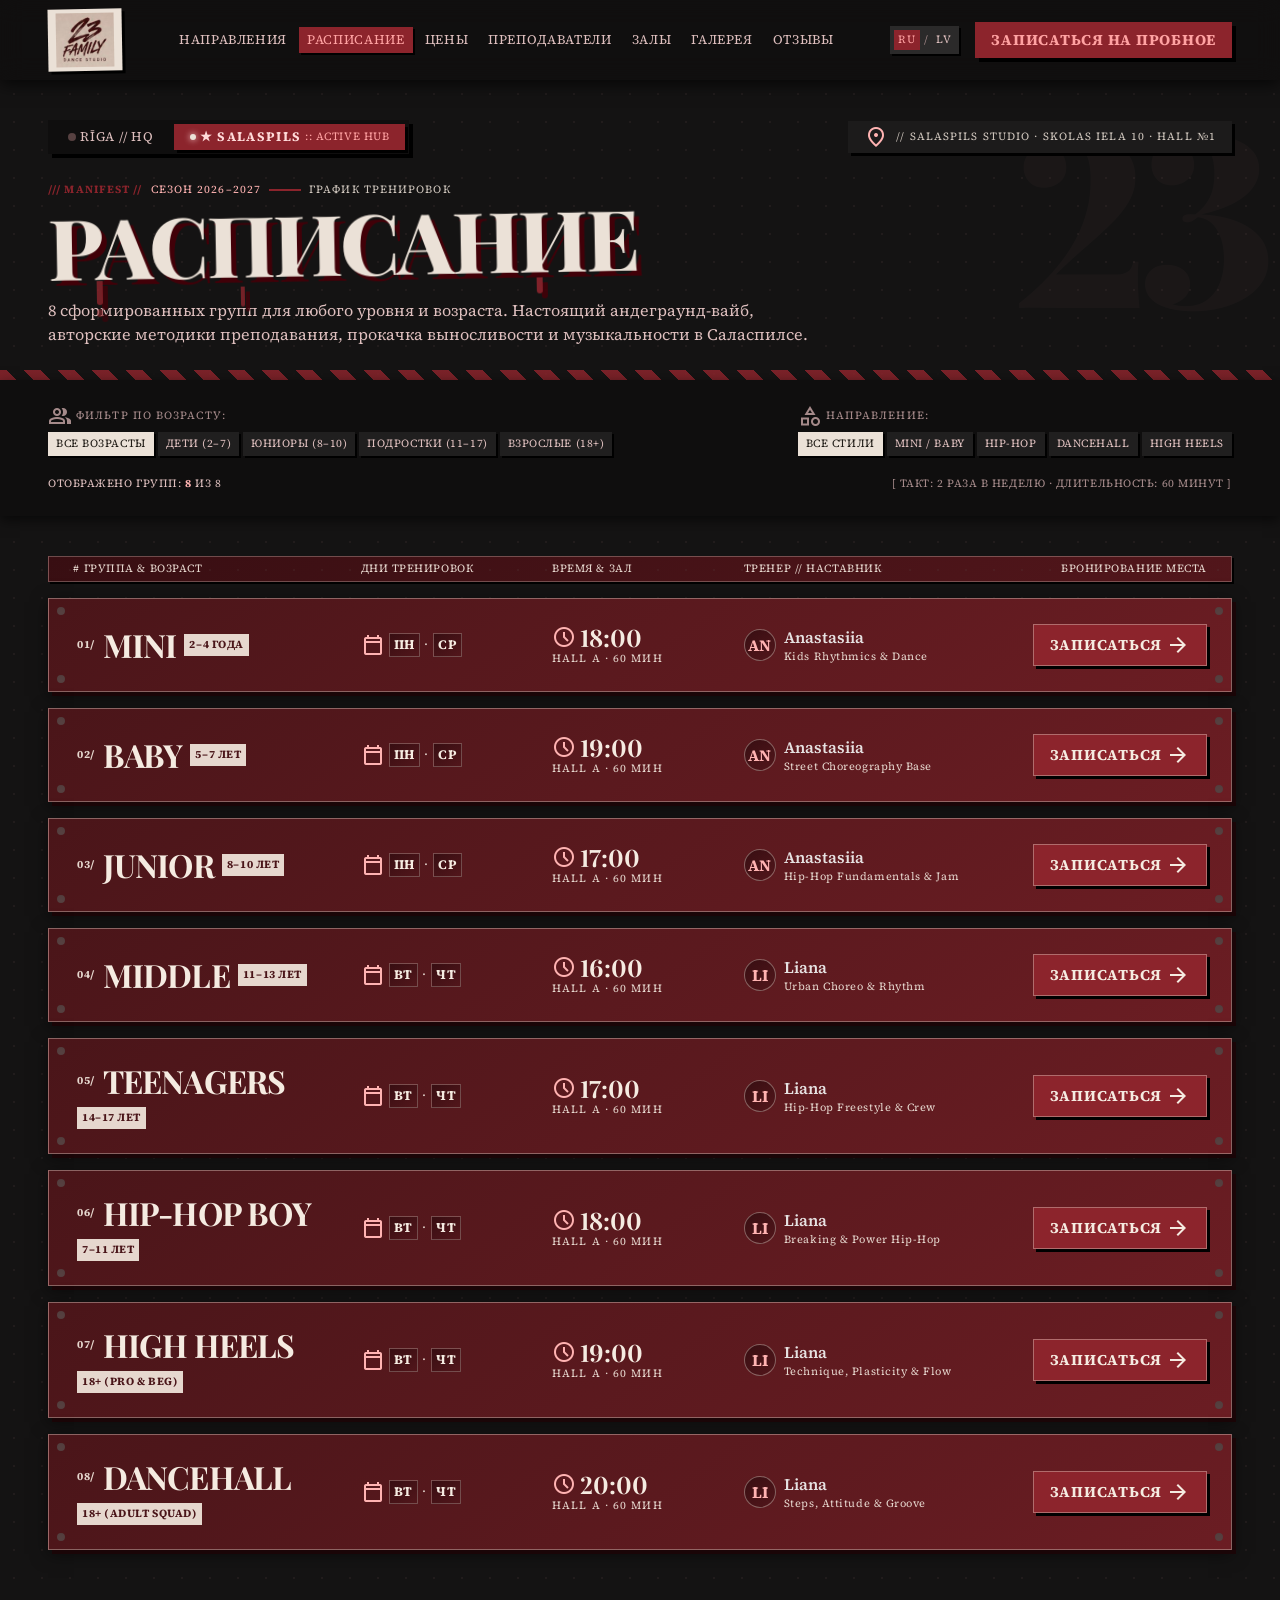
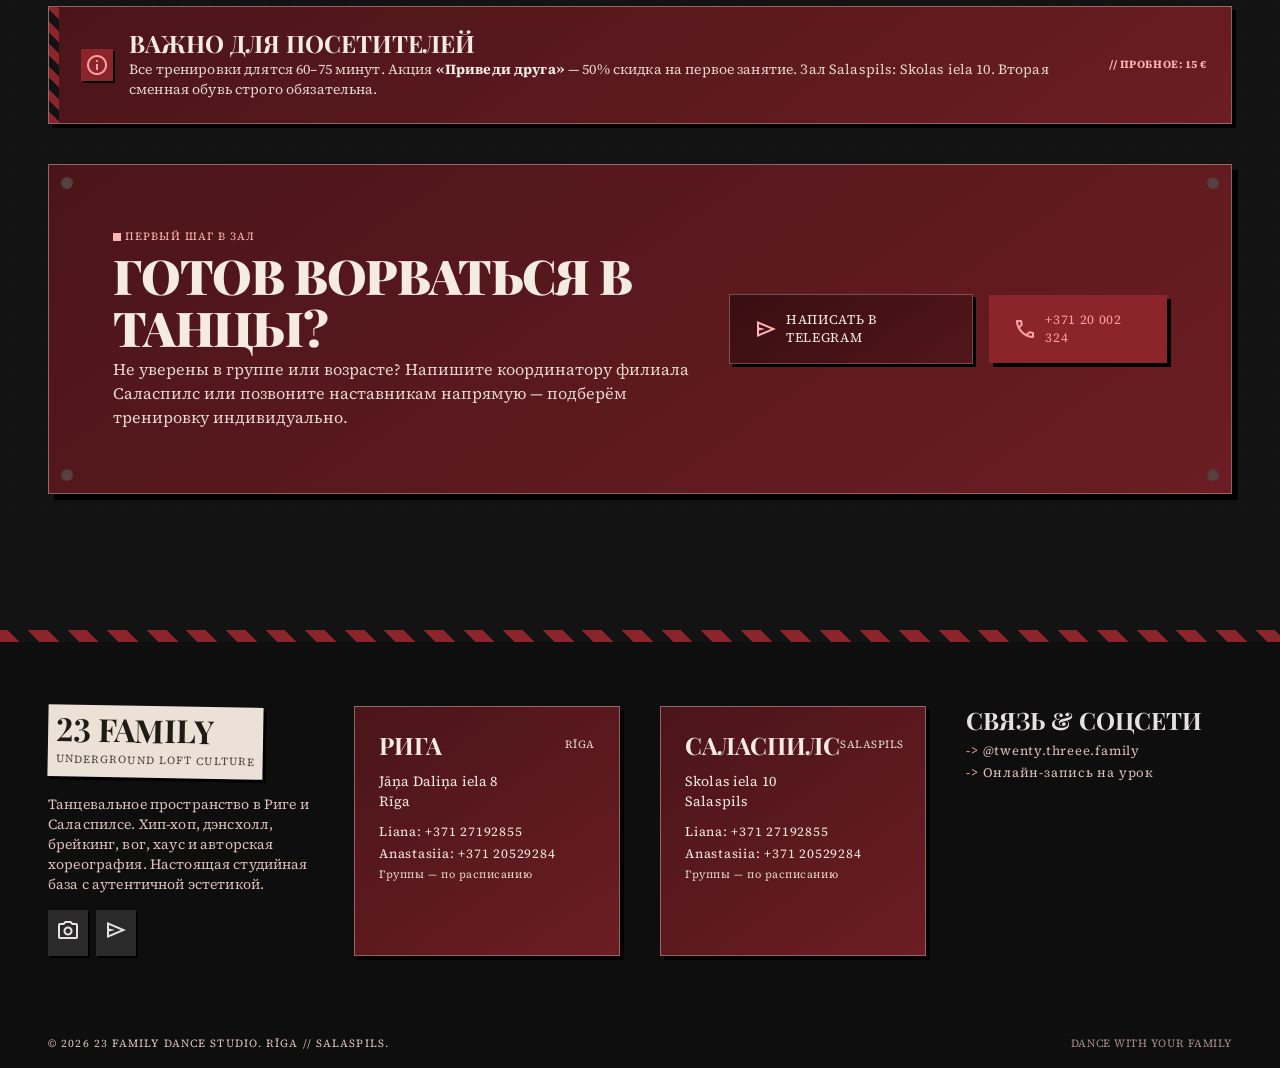
<file: schedule-salaspils.html>
<!DOCTYPE html><html class="dark" lang="ru"><head><title>23 Family Dance Studio</title><meta charset="utf-8"><meta content="width=device-width, initial-scale=1.0" name="viewport"><meta content="web_standard" name="shell-type">


<style>@layer base{html,body{margin:0;padding:0;}body{overscroll-behavior:none;}main>:first-child{margin-top:0!important;}main>:last-child{margin-bottom:0!important;}}::-webkit-scrollbar{display:none;}</style><style id="burgundy-schedule-salaspils-theme">
  /* Schedule Cards Deep Burgundy Gradient */
  .schedule-card {
    background: linear-gradient(145deg, #4A1519 0%, #6B1D23 100%) !important;
    border: 1px solid rgba(230, 215, 206, 0.4) !important;
    box-shadow: 4px 4px 0px #1a0507, 0 4px 16px rgba(0,0,0,0.5) !important;
  }
  .schedule-card:hover {
    background: linear-gradient(145deg, #57191e 0%, #7d222a 100%) !important;
    box-shadow: 6px 6px 0px #8c242c, 0 8px 24px rgba(74, 21, 25, 0.6) !important;
    border-color: rgba(230, 215, 206, 0.6) !important;
  }

  /* Text Colors inside cards */
  .schedule-card h2 {
    color: #F5EBE1 !important;
  }
  .schedule-card .text-secondary-fixed {
    color: #F5EBE1 !important;
  }
  .schedule-card .text-on-surface-variant,
  .schedule-card .text-outline,
  .schedule-card .font-label-sm {
    color: #E6D7CE !important;
  }

  /* Day pill containers and slot sub-cards */
  .schedule-card .bg-surface-container-high {
    background: linear-gradient(145deg, #380e12 0%, #52161b 100%) !important;
    border: 1px solid rgba(230, 215, 206, 0.3) !important;
    color: #F5EBE1 !important;
  }

  /* Avatar / Trainer initials badge */
  .schedule-card .bg-surface-container-highest {
    background: linear-gradient(145deg, #380e12 0%, #52161b 100%) !important;
    border: 1px solid rgba(230, 215, 206, 0.4) !important;
    color: #ffb3b2 !important;
  }

  /* Age/category chips & badges in cards */
  .schedule-card .bg-primary-container {
    background-color: #E6D7CE !important;
    color: #4A1519 !important;
    border: 1px solid rgba(230, 215, 206, 0.9) !important;
    font-weight: 700 !important;
  }

  /* Schedule card action button */
  .schedule-card a.bg-primary-container {
    background: #8c242c !important;
    color: #F5EBE1 !important;
    border: 1px solid rgba(230, 215, 206, 0.4) !important;
  }
  .schedule-card a.bg-primary-container:hover {
    background: #a6383d !important;
    color: #ffffff !important;
    border-color: #E6D7CE !important;
  }

  /* Table header strip */
  #scheduleManifest > div.hidden.xl\:grid {
    background: linear-gradient(145deg, #380e12 0%, #52161b 100%) !important;
    border: 1px solid rgba(230, 215, 206, 0.3) !important;
  }
  #scheduleManifest > div.hidden.xl\:grid div {
    color: #E6D7CE !important;
  }

  /* Caution / Important Notice Strip */
  section > div.relative.bg-surface-container-high {
    background: linear-gradient(145deg, #4A1519 0%, #6B1D23 100%) !important;
    border: 1px solid rgba(230, 215, 206, 0.4) !important;
  }
  section > div.relative.bg-surface-container-high .text-secondary-fixed {
    color: #F5EBE1 !important;
  }
  section > div.relative.bg-surface-container-high .text-on-surface-variant {
    color: #E6D7CE !important;
  }

  /* Quick booking / CTA Station card */
  section > div.relative.bg-surface-container-low {
    background: linear-gradient(145deg, #4A1519 0%, #6B1D23 100%) !important;
    border: 1px solid rgba(230, 215, 206, 0.4) !important;
  }
  section > div.relative.bg-surface-container-low h3 {
    color: #F5EBE1 !important;
  }
  section > div.relative.bg-surface-container-low p {
    color: #E6D7CE !important;
  }
  section > div.relative.bg-surface-container-low a.bg-surface-container-high {
    background: linear-gradient(145deg, #380e12 0%, #52161b 100%) !important;
    border: 1px solid rgba(230, 215, 206, 0.3) !important;
    color: #F5EBE1 !important;
  }

  /* Footer info blocks */
  footer .bg-surface-container-low {
    background: linear-gradient(145deg, #4A1519 0%, #6B1D23 100%) !important;
    border: 1px solid rgba(230, 215, 206, 0.4) !important;
  }
  footer .bg-surface-container-low span,
  footer .bg-surface-container-low p,
  footer .bg-surface-container-low a {
    color: #F5EBE1 !important;
  }
  footer .bg-surface-container-low .text-on-surface-variant,
  footer .bg-surface-container-low .text-secondary-fixed-dim {
    color: #E6D7CE !important;
  }
</style><link rel="stylesheet" href="assets/site.css"></head><body class="bg-surface font-body-md text-on-surface antialiased selection:bg-primary-container selection:text-on-primary-container"><header class="fixed top-0 w-full z-50 bg-surface-container-lowest/95 backdrop-blur-md shadow-[0_4px_16px_rgba(0,0,0,0.7)]"><div class="h-20 w-full px-margin-mobile lg:px-margin flex items-center justify-between gap-space-md"><div class="flex items-center gap-space-md"><a class="flex items-center gap-space-sm bg-secondary-fixed px-space-sm py-space-xs shadow-[3px_3px_0px_#000000] -rotate-1 hover:rotate-0 transition-transform" data-path="home" href="index.html"><img src="assets/logo.jpg" alt="23 Family Dance Studio" style="mix-blend-mode:multiply;height:54px;width:auto;display:block"></a></div><nav class="hidden xl:flex items-center gap-space-xs" data-active-classes="bg-primary-container text-on-primary-container shadow-[2px_2px_0px_#000000]"><a class="px-space-sm py-space-xs font-label-md text-label-md uppercase tracking-wider text-on-surface-variant hover:text-on-surface hover:bg-surface-container transition-all" data-path="directions" href="index.html#directions-section">Направления</a><a class="px-space-sm py-space-xs font-label-md text-label-md uppercase tracking-wider text-on-surface-variant hover:text-on-surface hover:bg-surface-container transition-all" data-path="schedule" href="schedule-salaspils.html">Расписание</a><a class="px-space-sm py-space-xs font-label-md text-label-md uppercase tracking-wider text-on-surface-variant hover:text-on-surface hover:bg-surface-container transition-all" data-path="pricing" href="prices-salaspils.html">Цены</a><a class="px-space-sm py-space-xs font-label-md text-label-md uppercase tracking-wider text-on-surface-variant hover:text-on-surface hover:bg-surface-container transition-all" data-path="instructors" href="index.html#instructors-section">Преподаватели</a><a class="px-space-sm py-space-xs font-label-md text-label-md uppercase tracking-wider text-on-surface-variant hover:text-on-surface hover:bg-surface-container transition-all" data-path="studios" href="halls.html">Залы</a><a class="px-space-sm py-space-xs font-label-md text-label-md uppercase tracking-wider text-on-surface-variant hover:text-on-surface hover:bg-surface-container transition-all" data-path="gallery" href="gallery.html">Галерея</a><a class="px-space-sm py-space-xs font-label-md text-label-md uppercase tracking-wider text-on-surface-variant hover:text-on-surface hover:bg-surface-container transition-all" data-path="reviews" href="reviews.html">Отзывы</a></nav><div class="flex items-center gap-space-md"><div class="flex items-center bg-surface-container-high p-space-xs shadow-[2px_2px_0px_#000000]"><button class="px-space-xs py-0.5 bg-primary-container text-on-primary-container font-label-sm text-label-sm uppercase" type="button">RU</button><span class="px-1 text-outline font-label-sm text-label-sm">/</span><button class="px-space-xs py-0.5 text-on-surface-variant hover:text-on-surface font-label-sm text-label-sm uppercase transition-colors" type="button">LV</button></div><a class="hidden sm:inline-flex items-center justify-center bg-primary-container text-on-primary-container px-space-md py-space-sm font-label-lg text-label-lg uppercase tracking-wider shadow-[4px_4px_0px_#000000] hover:bg-on-primary hover:text-primary-fixed hover:-translate-x-0.5 hover:-translate-y-0.5 active:translate-x-0 active:translate-y-0 transition-all" data-path="trial-booking" href="booking.html?hall=salaspils">Записаться на пробное</a></div></div></header><main class="w-full pt-20 bg-surface min-h-screen"><div class="flex flex-col w-full text-on-surface select-none relative overflow-hidden">
<!-- Concrete Texture & Architectural Grid Backdrop Layer -->
<div class="absolute inset-0 pointer-events-none opacity-20 [background-image:radial-gradient(#574141_1px,transparent_1px)] [background-size:28px_28px]"></div>
<!-- Header / Hero Section with Graffiti Overspray Aesthetics -->
<section class="relative w-full px-margin-mobile lg:px-margin pt-space-xl pb-space-lg flex flex-col gap-space-lg">
<!-- Background Watermark Tag "23" -->
<div class="absolute right-4 top-2 pointer-events-none opacity-10 select-none hidden lg:block">
<span class="font-display-xl text-[240px] leading-none font-black text-outline-variant tracking-tighter">23</span>
</div>
<!-- Location Status Placard & Branch Switcher -->
<div class="flex flex-col lg:flex-row lg:items-center justify-between gap-space-md z-10">
<!-- Stamped Switcher Buttons -->
<div class="flex items-center gap-space-xs p-1 bg-surface-container-lowest max-w-fit shadow-[4px_4px_0px_#000000]">
<!-- RIGA Inactive -->
<a class="px-space-md py-space-xs font-label-md text-label-md text-on-surface-variant hover:text-on-surface hover:bg-surface-container transition-all flex items-center gap-space-xs" href="schedule-riga.html">
<span class="w-2 h-2 rounded-full bg-outline-variant"></span>
<span class="">RĪGA // HQ</span>
</a>
<!-- SALASPILS Active Plaque -->
<div class="relative px-space-md py-space-xs bg-primary-container text-on-primary-container font-label-md text-label-md font-bold tracking-widest shadow-[3px_3px_0px_#000000] flex items-center gap-space-xs">
<div class="w-1.5 h-1.5 rounded-full bg-secondary-fixed shadow-[0_0_6px_#ffdad9]"></div>
<span class="text-tertiary-fixed">★ SALASPILS</span>
<span class="text-on-primary-container text-label-sm font-normal">:: ACTIVE HUB</span>
</div>
</div>
<!-- Address Monospace Meta Plaque -->
<div class="flex items-center gap-space-sm bg-surface-container-low px-space-md py-space-xs shadow-[3px_3px_0px_#000000]">
<span class="material-symbols-outlined text-primary text-sm">fmd_good</span>
<span class="font-label-sm text-label-sm text-secondary tracking-widest uppercase">// SALASPILS STUDIO · SKOLAS IELA 10 · HALL №1</span>
</div>
</div>
<!-- Sprayed Title Block with Grunge Stencil Angle -->
<div class="relative z-10 flex flex-col gap-space-xs pt-space-xs">
<!-- Spray Tag Detail Overline -->
<div class="flex items-center gap-space-sm font-label-sm text-label-sm uppercase tracking-widest text-primary">
<span class="text-primary-container font-bold">/// MANIFEST //</span>
<span class="">СЕЗОН 2026–2027</span>
<span class="w-8 h-0.5 bg-primary-container inline-block"></span>
<span class="text-secondary-fixed-dim">ГРАФИК ТРЕНИРОВОК</span>
</div>
<!-- Hero Graffiti Title -->
<div class="relative -rotate-1 origin-left max-w-fit">
<h1 class="font-display-xl text-display-xl lg:text-[84px] lg:leading-[88px] text-secondary-fixed uppercase tracking-tight drop-shadow-[5px_5px_0px_#410008] relative">
          РАСПИСАНИЕ
          <!-- Graffiti Drips Indicator -->
<span class="absolute -bottom-4 left-12 w-1.5 h-6 bg-primary-container rounded-b-full opacity-80"></span>
<span class="absolute -bottom-7 left-12 w-1.5 h-2 bg-primary-container rounded-full opacity-60"></span>
<span class="absolute -bottom-5 left-48 w-1 h-5 bg-primary-container rounded-b-full opacity-80"></span>
<span class="absolute -bottom-3 right-24 w-1.5 h-4 bg-primary-container rounded-b-full opacity-90"></span>
</h1>
</div>
<!-- Hero Description & Stencil Arrows -->
<div class="flex items-center gap-space-md pt-space-xs max-w-3xl">
<p class="font-body-md text-body-md text-on-surface-variant">
          8 сформированных групп для любого уровня и возраста. Настоящий андеграунд-вайб, авторские методики преподавания, прокачка выносливости и музыкальности в Саласпилсе.
        </p>
</div>
</div>
</section>
<!-- Hazard Divider Strip -->
<div class="w-full h-2.5 bg-[repeating-linear-gradient(45deg,#8c242c,#8c242c_12px,#141313_12px,#141313_24px)] opacity-85"></div>
<!-- Interactive Filter Bar Section -->
<section class="w-full px-margin-mobile lg:px-margin py-space-lg bg-surface-container-lowest flex flex-col gap-space-md z-10 shadow-[0_4px_12px_rgba(0,0,0,0.6)]">
<div class="flex flex-col lg:flex-row lg:items-center justify-between gap-space-md">
<!-- Age Filters -->
<div class="flex flex-col gap-space-xs">
<div class="flex items-center gap-space-xs font-label-sm text-label-sm text-outline uppercase tracking-widest">
<span class="material-symbols-outlined text-xs">group</span>
<span class="">Фильтр по возрасту:</span>
</div>
<div class="flex flex-wrap items-center gap-space-xs" id="ageFilterGroup">
<button class="filter-btn active-filter px-space-sm py-space-xs font-label-sm text-label-sm uppercase transition-all bg-secondary-fixed text-on-secondary-fixed shadow-[2px_2px_0px_#000000]" data-filter="all" type="button">
            Все возрасты
          </button>
<button class="filter-btn px-space-sm py-space-xs font-label-sm text-label-sm uppercase transition-all bg-surface-container text-on-surface-variant hover:text-on-surface hover:bg-surface-container-high shadow-[2px_2px_0px_#000000]" data-filter="kids" type="button">
            Дети (2–7)
          </button>
<button class="filter-btn px-space-sm py-space-xs font-label-sm text-label-sm uppercase transition-all bg-surface-container text-on-surface-variant hover:text-on-surface hover:bg-surface-container-high shadow-[2px_2px_0px_#000000]" data-filter="juniors" type="button">
            Юниоры (8–10)
          </button>
<button class="filter-btn px-space-sm py-space-xs font-label-sm text-label-sm uppercase transition-all bg-surface-container text-on-surface-variant hover:text-on-surface hover:bg-surface-container-high shadow-[2px_2px_0px_#000000]" data-filter="teens" type="button">
            Подростки (11–17)
          </button>
<button class="filter-btn px-space-sm py-space-xs font-label-sm text-label-sm uppercase transition-all bg-surface-container text-on-surface-variant hover:text-on-surface hover:bg-surface-container-high shadow-[2px_2px_0px_#000000]" data-filter="adults" type="button">
            Взрослые (18+)
          </button>
</div>
</div>
<!-- Direction Filters -->
<div class="flex flex-col gap-space-xs">
<div class="flex items-center gap-space-xs font-label-sm text-label-sm text-outline uppercase tracking-widest">
<span class="material-symbols-outlined text-xs">category</span>
<span class="">Направление:</span>
</div>
<div class="flex flex-wrap items-center gap-space-xs" id="styleFilterGroup">
<button class="style-btn active-filter px-space-sm py-space-xs font-label-sm text-label-sm uppercase transition-all bg-secondary-fixed text-on-secondary-fixed shadow-[2px_2px_0px_#000000]" data-style="all" type="button">
            Все стили
          </button>
<button class="style-btn px-space-sm py-space-xs font-label-sm text-label-sm uppercase transition-all bg-surface-container text-on-surface-variant hover:text-on-surface hover:bg-surface-container-high shadow-[2px_2px_0px_#000000]" data-style="mini" type="button">
            Mini / Baby
          </button>
<button class="style-btn px-space-sm py-space-xs font-label-sm text-label-sm uppercase transition-all bg-surface-container text-on-surface-variant hover:text-on-surface hover:bg-surface-container-high shadow-[2px_2px_0px_#000000]" data-style="hip-hop" type="button">
            Hip-Hop
          </button>
<button class="style-btn px-space-sm py-space-xs font-label-sm text-label-sm uppercase transition-all bg-surface-container text-on-surface-variant hover:text-on-surface hover:bg-surface-container-high shadow-[2px_2px_0px_#000000]" data-style="dancehall" type="button">
            Dancehall
          </button>
<button class="style-btn px-space-sm py-space-xs font-label-sm text-label-sm uppercase transition-all bg-surface-container text-on-surface-variant hover:text-on-surface hover:bg-surface-container-high shadow-[2px_2px_0px_#000000]" data-style="high-heels" type="button">
            High Heels
          </button>
</div>
</div>
</div>
<!-- Active Filter Counter Stencil Tag -->
<div class="flex items-center justify-between pt-space-xs">
<div class="font-label-sm text-label-sm text-on-surface-variant tracking-wider">
        ОТОБРАЖЕНО ГРУПП: <span class="text-primary font-bold" id="displayedCount">8</span> ИЗ 8
      </div>
<div class="font-label-sm text-label-sm text-outline uppercase hidden sm:block">
        [ ТАКТ: 2 РАЗА В НЕДЕЛЮ · ДЛИТЕЛЬНОСТЬ: 60 МИНУТ ]
      </div>
</div>
</section>
<!-- Schedule Placard Manifest (Exactly 8 Salaspils Groups) -->
<section class="w-full px-margin-mobile lg:px-margin py-space-xl flex flex-col gap-space-md" id="scheduleManifest">
<!-- Table Header for Large Displays -->
<div class="hidden xl:grid grid-cols-12 gap-space-md px-space-lg py-space-xs font-label-sm text-label-sm text-outline uppercase tracking-wider bg-surface-container-lowest shadow-[2px_2px_0px_#000000]">
<div class="col-span-3 flex items-center gap-space-xs">
<span class="">#</span>
<span class="">ГРУППА &amp; ВОЗРАСТ</span>
</div>
<div class="col-span-2">ДНИ ТРЕНИРОВОК</div>
<div class="col-span-2">ВРЕМЯ &amp; ЗАЛ</div>
<div class="col-span-3">ТРЕНЕР // НАСТАВНИК</div>
<div class="col-span-2 text-right">БРОНИРОВАНИЕ МЕСТА</div>
</div>
<!-- Group 1: MINI -->
<article class="schedule-card relative bg-surface-container-low hover:bg-surface-container p-space-md lg:p-space-lg shadow-[4px_4px_0px_#000000] hover:shadow-[6px_6px_0px_#8c242c] hover:-translate-x-0.5 hover:-translate-y-0.5 transition-all" data-age="kids" data-style="mini">
<!-- 4 Metal Screw Rivets in Corners -->
<span class="absolute top-2 left-2 w-2 h-2 rounded-full bg-outline-variant shadow-inner"></span>
<span class="absolute top-2 right-2 w-2 h-2 rounded-full bg-outline-variant shadow-inner"></span>
<span class="absolute bottom-2 left-2 w-2 h-2 rounded-full bg-outline-variant shadow-inner"></span>
<span class="absolute bottom-2 right-2 w-2 h-2 rounded-full bg-outline-variant shadow-inner"></span>
<div class="grid grid-cols-1 xl:grid-cols-12 gap-space-md items-center">
<!-- Col 1: Group Name & Age -->
<div class="xl:col-span-3 flex flex-wrap items-center gap-space-sm pl-space-xs">
<span class="font-label-sm text-label-sm text-primary font-bold">01/</span>
<h2 class="font-headline-md text-headline-md text-secondary-fixed uppercase tracking-tight">MINI</h2>
<span class="px-space-xs py-0.5 bg-primary-container text-on-primary-container font-label-sm text-label-sm uppercase tracking-wider">
            2–4 ГОДА
          </span>
</div>
<!-- Col 2: Days -->
<div class="xl:col-span-2 flex items-center gap-space-xs">
<span class="material-symbols-outlined text-primary text-base xl:hidden">calendar_today</span>
<div class="flex items-center gap-1 font-label-md text-label-md text-on-surface">
<span class="bg-surface-container-high px-space-xs py-0.5 text-secondary-fixed font-bold">ПН</span>
<span class="text-outline">·</span>
<span class="bg-surface-container-high px-space-xs py-0.5 text-secondary-fixed font-bold">СР</span>
</div>
</div>
<!-- Col 3: Time & Studio -->
<div class="xl:col-span-2 flex flex-col">
<div class="flex items-center gap-space-xs font-headline-sm text-headline-sm text-secondary-fixed font-bold">
<span class="material-symbols-outlined text-primary text-base">schedule</span>
<span class="">18:00</span>
</div>
<span class="font-label-sm text-label-sm text-outline tracking-widest uppercase">HALL A · 60 МИН</span>
</div>
<!-- Col 4: Trainer -->
<div class="xl:col-span-3 flex items-center gap-space-sm">
<div class="w-8 h-8 rounded-full bg-surface-container-highest flex items-center justify-center text-primary font-label-sm font-bold">
            AN
          </div>
<div class="flex flex-col">
<span class="font-body-md text-body-md text-on-surface font-semibold">Anastasiia</span>
<span class="font-label-sm text-label-sm text-on-surface-variant">Kids Rhythmics &amp; Dance</span>
</div>
</div>
<!-- Col 5: Action Button -->
<div class="xl:col-span-2 flex xl:justify-end">
<a class="w-full xl:w-auto inline-flex items-center justify-center gap-space-xs bg-primary-container text-on-primary-container px-space-md py-space-sm font-label-lg text-label-lg uppercase tracking-wider shadow-[3px_3px_0px_#000000] hover:bg-on-primary hover:text-primary-fixed active:translate-x-0 active:translate-y-0 transition-all" href="booking.html?hall=salaspils">
<span class="">ЗАПИСАТЬСЯ</span>
<span class="material-symbols-outlined text-sm">arrow_forward</span>
</a>
</div>
</div>
</article>
<!-- Group 2: BABY -->
<article class="schedule-card relative bg-surface-container-low hover:bg-surface-container p-space-md lg:p-space-lg shadow-[4px_4px_0px_#000000] hover:shadow-[6px_6px_0px_#8c242c] hover:-translate-x-0.5 hover:-translate-y-0.5 transition-all" data-age="kids" data-style="mini">
<span class="absolute top-2 left-2 w-2 h-2 rounded-full bg-outline-variant shadow-inner"></span>
<span class="absolute top-2 right-2 w-2 h-2 rounded-full bg-outline-variant shadow-inner"></span>
<span class="absolute bottom-2 left-2 w-2 h-2 rounded-full bg-outline-variant shadow-inner"></span>
<span class="absolute bottom-2 right-2 w-2 h-2 rounded-full bg-outline-variant shadow-inner"></span>
<div class="grid grid-cols-1 xl:grid-cols-12 gap-space-md items-center">
<div class="xl:col-span-3 flex flex-wrap items-center gap-space-sm pl-space-xs">
<span class="font-label-sm text-label-sm text-primary font-bold">02/</span>
<h2 class="font-headline-md text-headline-md text-secondary-fixed uppercase tracking-tight">BABY</h2>
<span class="px-space-xs py-0.5 bg-primary-container text-on-primary-container font-label-sm text-label-sm uppercase tracking-wider">
            5–7 ЛЕТ
          </span>
</div>
<div class="xl:col-span-2 flex items-center gap-space-xs">
<span class="material-symbols-outlined text-primary text-base xl:hidden">calendar_today</span>
<div class="flex items-center gap-1 font-label-md text-label-md text-on-surface">
<span class="bg-surface-container-high px-space-xs py-0.5 text-secondary-fixed font-bold">ПН</span>
<span class="text-outline">·</span>
<span class="bg-surface-container-high px-space-xs py-0.5 text-secondary-fixed font-bold">СР</span>
</div>
</div>
<div class="xl:col-span-2 flex flex-col">
<div class="flex items-center gap-space-xs font-headline-sm text-headline-sm text-secondary-fixed font-bold">
<span class="material-symbols-outlined text-primary text-base">schedule</span>
<span class="">19:00</span>
</div>
<span class="font-label-sm text-label-sm text-outline tracking-widest uppercase">HALL A · 60 МИН</span>
</div>
<div class="xl:col-span-3 flex items-center gap-space-sm">
<div class="w-8 h-8 rounded-full bg-surface-container-highest flex items-center justify-center text-primary font-label-sm font-bold">
            AN
          </div>
<div class="flex flex-col">
<span class="font-body-md text-body-md text-on-surface font-semibold">Anastasiia</span>
<span class="font-label-sm text-label-sm text-on-surface-variant">Street Choreography Base</span>
</div>
</div>
<div class="xl:col-span-2 flex xl:justify-end">
<a class="w-full xl:w-auto inline-flex items-center justify-center gap-space-xs bg-primary-container text-on-primary-container px-space-md py-space-sm font-label-lg text-label-lg uppercase tracking-wider shadow-[3px_3px_0px_#000000] hover:bg-on-primary hover:text-primary-fixed active:translate-x-0 active:translate-y-0 transition-all" href="booking.html?hall=salaspils">
<span class="">ЗАПИСАТЬСЯ</span>
<span class="material-symbols-outlined text-sm">arrow_forward</span>
</a>
</div>
</div>
</article>
<!-- Group 3: JUNIOR -->
<article class="schedule-card relative bg-surface-container-low hover:bg-surface-container p-space-md lg:p-space-lg shadow-[4px_4px_0px_#000000] hover:shadow-[6px_6px_0px_#8c242c] hover:-translate-x-0.5 hover:-translate-y-0.5 transition-all" data-age="juniors" data-style="hip-hop">
<span class="absolute top-2 left-2 w-2 h-2 rounded-full bg-outline-variant shadow-inner"></span>
<span class="absolute top-2 right-2 w-2 h-2 rounded-full bg-outline-variant shadow-inner"></span>
<span class="absolute bottom-2 left-2 w-2 h-2 rounded-full bg-outline-variant shadow-inner"></span>
<span class="absolute bottom-2 right-2 w-2 h-2 rounded-full bg-outline-variant shadow-inner"></span>
<div class="grid grid-cols-1 xl:grid-cols-12 gap-space-md items-center">
<div class="xl:col-span-3 flex flex-wrap items-center gap-space-sm pl-space-xs">
<span class="font-label-sm text-label-sm text-primary font-bold">03/</span>
<h2 class="font-headline-md text-headline-md text-secondary-fixed uppercase tracking-tight">JUNIOR</h2>
<span class="px-space-xs py-0.5 bg-primary-container text-on-primary-container font-label-sm text-label-sm uppercase tracking-wider">
            8–10 ЛЕТ
          </span>
</div>
<div class="xl:col-span-2 flex items-center gap-space-xs">
<span class="material-symbols-outlined text-primary text-base xl:hidden">calendar_today</span>
<div class="flex items-center gap-1 font-label-md text-label-md text-on-surface">
<span class="bg-surface-container-high px-space-xs py-0.5 text-secondary-fixed font-bold">ПН</span>
<span class="text-outline">·</span>
<span class="bg-surface-container-high px-space-xs py-0.5 text-secondary-fixed font-bold">СР</span>
</div>
</div>
<div class="xl:col-span-2 flex flex-col">
<div class="flex items-center gap-space-xs font-headline-sm text-headline-sm text-secondary-fixed font-bold">
<span class="material-symbols-outlined text-primary text-base">schedule</span>
<span class="">17:00</span>
</div>
<span class="font-label-sm text-label-sm text-outline tracking-widest uppercase">HALL A · 60 МИН</span>
</div>
<div class="xl:col-span-3 flex items-center gap-space-sm">
<div class="w-8 h-8 rounded-full bg-surface-container-highest flex items-center justify-center text-primary font-label-sm font-bold">
            AN
          </div>
<div class="flex flex-col">
<span class="font-body-md text-body-md text-on-surface font-semibold">Anastasiia</span>
<span class="font-label-sm text-label-sm text-on-surface-variant">Hip-Hop Fundamentals &amp; Jam</span>
</div>
</div>
<div class="xl:col-span-2 flex xl:justify-end">
<a class="w-full xl:w-auto inline-flex items-center justify-center gap-space-xs bg-primary-container text-on-primary-container px-space-md py-space-sm font-label-lg text-label-lg uppercase tracking-wider shadow-[3px_3px_0px_#000000] hover:bg-on-primary hover:text-primary-fixed active:translate-x-0 active:translate-y-0 transition-all" href="booking.html?hall=salaspils">
<span class="">ЗАПИСАТЬСЯ</span>
<span class="material-symbols-outlined text-sm">arrow_forward</span>
</a>
</div>
</div>
</article>
<!-- Group 4: MIDDLE -->
<article class="schedule-card relative bg-surface-container-low hover:bg-surface-container p-space-md lg:p-space-lg shadow-[4px_4px_0px_#000000] hover:shadow-[6px_6px_0px_#8c242c] hover:-translate-x-0.5 hover:-translate-y-0.5 transition-all" data-age="teens" data-style="hip-hop">
<span class="absolute top-2 left-2 w-2 h-2 rounded-full bg-outline-variant shadow-inner"></span>
<span class="absolute top-2 right-2 w-2 h-2 rounded-full bg-outline-variant shadow-inner"></span>
<span class="absolute bottom-2 left-2 w-2 h-2 rounded-full bg-outline-variant shadow-inner"></span>
<span class="absolute bottom-2 right-2 w-2 h-2 rounded-full bg-outline-variant shadow-inner"></span>
<div class="grid grid-cols-1 xl:grid-cols-12 gap-space-md items-center">
<div class="xl:col-span-3 flex flex-wrap items-center gap-space-sm pl-space-xs">
<span class="font-label-sm text-label-sm text-primary font-bold">04/</span>
<h2 class="font-headline-md text-headline-md text-secondary-fixed uppercase tracking-tight">MIDDLE</h2>
<span class="px-space-xs py-0.5 bg-primary-container text-on-primary-container font-label-sm text-label-sm uppercase tracking-wider">
            11–13 ЛЕТ
          </span>
</div>
<div class="xl:col-span-2 flex items-center gap-space-xs">
<span class="material-symbols-outlined text-primary text-base xl:hidden">calendar_today</span>
<div class="flex items-center gap-1 font-label-md text-label-md text-on-surface">
<span class="bg-surface-container-high px-space-xs py-0.5 text-secondary-fixed font-bold">ВТ</span>
<span class="text-outline">·</span>
<span class="bg-surface-container-high px-space-xs py-0.5 text-secondary-fixed font-bold">ЧТ</span>
</div>
</div>
<div class="xl:col-span-2 flex flex-col">
<div class="flex items-center gap-space-xs font-headline-sm text-headline-sm text-secondary-fixed font-bold">
<span class="material-symbols-outlined text-primary text-base">schedule</span>
<span class="">16:00</span>
</div>
<span class="font-label-sm text-label-sm text-outline tracking-widest uppercase">HALL A · 60 МИН</span>
</div>
<div class="xl:col-span-3 flex items-center gap-space-sm">
<div class="w-8 h-8 rounded-full bg-surface-container-highest flex items-center justify-center text-primary font-label-sm font-bold">
            LI
          </div>
<div class="flex flex-col">
<span class="font-body-md text-body-md text-on-surface font-semibold">Liana</span>
<span class="font-label-sm text-label-sm text-on-surface-variant">Urban Choreo &amp; Rhythm</span>
</div>
</div>
<div class="xl:col-span-2 flex xl:justify-end">
<a class="w-full xl:w-auto inline-flex items-center justify-center gap-space-xs bg-primary-container text-on-primary-container px-space-md py-space-sm font-label-lg text-label-lg uppercase tracking-wider shadow-[3px_3px_0px_#000000] hover:bg-on-primary hover:text-primary-fixed active:translate-x-0 active:translate-y-0 transition-all" href="booking.html?hall=salaspils">
<span class="">ЗАПИСАТЬСЯ</span>
<span class="material-symbols-outlined text-sm">arrow_forward</span>
</a>
</div>
</div>
</article>
<!-- Group 5: TEENAGERS -->
<article class="schedule-card relative bg-surface-container-low hover:bg-surface-container p-space-md lg:p-space-lg shadow-[4px_4px_0px_#000000] hover:shadow-[6px_6px_0px_#8c242c] hover:-translate-x-0.5 hover:-translate-y-0.5 transition-all" data-age="teens" data-style="hip-hop">
<span class="absolute top-2 left-2 w-2 h-2 rounded-full bg-outline-variant shadow-inner"></span>
<span class="absolute top-2 right-2 w-2 h-2 rounded-full bg-outline-variant shadow-inner"></span>
<span class="absolute bottom-2 left-2 w-2 h-2 rounded-full bg-outline-variant shadow-inner"></span>
<span class="absolute bottom-2 right-2 w-2 h-2 rounded-full bg-outline-variant shadow-inner"></span>
<div class="grid grid-cols-1 xl:grid-cols-12 gap-space-md items-center">
<div class="xl:col-span-3 flex flex-wrap items-center gap-space-sm pl-space-xs">
<span class="font-label-sm text-label-sm text-primary font-bold">05/</span>
<h2 class="font-headline-md text-headline-md text-secondary-fixed uppercase tracking-tight">TEENAGERS</h2>
<span class="px-space-xs py-0.5 bg-primary-container text-on-primary-container font-label-sm text-label-sm uppercase tracking-wider">
            14–17 ЛЕТ
          </span>
</div>
<div class="xl:col-span-2 flex items-center gap-space-xs">
<span class="material-symbols-outlined text-primary text-base xl:hidden">calendar_today</span>
<div class="flex items-center gap-1 font-label-md text-label-md text-on-surface">
<span class="bg-surface-container-high px-space-xs py-0.5 text-secondary-fixed font-bold">ВТ</span>
<span class="text-outline">·</span>
<span class="bg-surface-container-high px-space-xs py-0.5 text-secondary-fixed font-bold">ЧТ</span>
</div>
</div>
<div class="xl:col-span-2 flex flex-col">
<div class="flex items-center gap-space-xs font-headline-sm text-headline-sm text-secondary-fixed font-bold">
<span class="material-symbols-outlined text-primary text-base">schedule</span>
<span class="">17:00</span>
</div>
<span class="font-label-sm text-label-sm text-outline tracking-widest uppercase">HALL A · 60 МИН</span>
</div>
<div class="xl:col-span-3 flex items-center gap-space-sm">
<div class="w-8 h-8 rounded-full bg-surface-container-highest flex items-center justify-center text-primary font-label-sm font-bold">
            LI
          </div>
<div class="flex flex-col">
<span class="font-body-md text-body-md text-on-surface font-semibold">Liana</span>
<span class="font-label-sm text-label-sm text-on-surface-variant">Hip-Hop Freestyle &amp; Crew</span>
</div>
</div>
<div class="xl:col-span-2 flex xl:justify-end">
<a class="w-full xl:w-auto inline-flex items-center justify-center gap-space-xs bg-primary-container text-on-primary-container px-space-md py-space-sm font-label-lg text-label-lg uppercase tracking-wider shadow-[3px_3px_0px_#000000] hover:bg-on-primary hover:text-primary-fixed active:translate-x-0 active:translate-y-0 transition-all" href="booking.html?hall=salaspils">
<span class="">ЗАПИСАТЬСЯ</span>
<span class="material-symbols-outlined text-sm">arrow_forward</span>
</a>
</div>
</div>
</article>
<!-- Group 6: HIP-HOP BOY -->
<article class="schedule-card relative bg-surface-container-low hover:bg-surface-container p-space-md lg:p-space-lg shadow-[4px_4px_0px_#000000] hover:shadow-[6px_6px_0px_#8c242c] hover:-translate-x-0.5 hover:-translate-y-0.5 transition-all" data-age="juniors" data-style="hip-hop">
<span class="absolute top-2 left-2 w-2 h-2 rounded-full bg-outline-variant shadow-inner"></span>
<span class="absolute top-2 right-2 w-2 h-2 rounded-full bg-outline-variant shadow-inner"></span>
<span class="absolute bottom-2 left-2 w-2 h-2 rounded-full bg-outline-variant shadow-inner"></span>
<span class="absolute bottom-2 right-2 w-2 h-2 rounded-full bg-outline-variant shadow-inner"></span>
<div class="grid grid-cols-1 xl:grid-cols-12 gap-space-md items-center">
<div class="xl:col-span-3 flex flex-wrap items-center gap-space-sm pl-space-xs">
<span class="font-label-sm text-label-sm text-primary font-bold">06/</span>
<h2 class="font-headline-md text-headline-md text-secondary-fixed uppercase tracking-tight">HIP-HOP BOY</h2>
<span class="px-space-xs py-0.5 bg-primary-container text-on-primary-container font-label-sm text-label-sm uppercase tracking-wider">
            7–11 ЛЕТ
          </span>
</div>
<div class="xl:col-span-2 flex items-center gap-space-xs">
<span class="material-symbols-outlined text-primary text-base xl:hidden">calendar_today</span>
<div class="flex items-center gap-1 font-label-md text-label-md text-on-surface">
<span class="bg-surface-container-high px-space-xs py-0.5 text-secondary-fixed font-bold">ВТ</span>
<span class="text-outline">·</span>
<span class="bg-surface-container-high px-space-xs py-0.5 text-secondary-fixed font-bold">ЧТ</span>
</div>
</div>
<div class="xl:col-span-2 flex flex-col">
<div class="flex items-center gap-space-xs font-headline-sm text-headline-sm text-secondary-fixed font-bold">
<span class="material-symbols-outlined text-primary text-base">schedule</span>
<span class="">18:00</span>
</div>
<span class="font-label-sm text-label-sm text-outline tracking-widest uppercase">HALL A · 60 МИН</span>
</div>
<div class="xl:col-span-3 flex items-center gap-space-sm">
<div class="w-8 h-8 rounded-full bg-surface-container-highest flex items-center justify-center text-primary font-label-sm font-bold">
            LI
          </div>
<div class="flex flex-col">
<span class="font-body-md text-body-md text-on-surface font-semibold">Liana</span>
<span class="font-label-sm text-label-sm text-on-surface-variant">Breaking &amp; Power Hip-Hop</span>
</div>
</div>
<div class="xl:col-span-2 flex xl:justify-end">
<a class="w-full xl:w-auto inline-flex items-center justify-center gap-space-xs bg-primary-container text-on-primary-container px-space-md py-space-sm font-label-lg text-label-lg uppercase tracking-wider shadow-[3px_3px_0px_#000000] hover:bg-on-primary hover:text-primary-fixed active:translate-x-0 active:translate-y-0 transition-all" href="booking.html?hall=salaspils">
<span class="">ЗАПИСАТЬСЯ</span>
<span class="material-symbols-outlined text-sm">arrow_forward</span>
</a>
</div>
</div>
</article>
<!-- Group 7: HIGH HEELS -->
<article class="schedule-card relative bg-surface-container-low hover:bg-surface-container p-space-md lg:p-space-lg shadow-[4px_4px_0px_#000000] hover:shadow-[6px_6px_0px_#8c242c] hover:-translate-x-0.5 hover:-translate-y-0.5 transition-all" data-age="adults" data-style="high-heels">
<span class="absolute top-2 left-2 w-2 h-2 rounded-full bg-outline-variant shadow-inner"></span>
<span class="absolute top-2 right-2 w-2 h-2 rounded-full bg-outline-variant shadow-inner"></span>
<span class="absolute bottom-2 left-2 w-2 h-2 rounded-full bg-outline-variant shadow-inner"></span>
<span class="absolute bottom-2 right-2 w-2 h-2 rounded-full bg-outline-variant shadow-inner"></span>
<div class="grid grid-cols-1 xl:grid-cols-12 gap-space-md items-center">
<div class="xl:col-span-3 flex flex-wrap items-center gap-space-sm pl-space-xs">
<span class="font-label-sm text-label-sm text-primary font-bold">07/</span>
<h2 class="font-headline-md text-headline-md text-secondary-fixed uppercase tracking-tight">HIGH HEELS</h2>
<span class="px-space-xs py-0.5 bg-primary-container text-on-primary-container font-label-sm text-label-sm uppercase tracking-wider">
            18+ (PRO &amp; BEG)
          </span>
</div>
<div class="xl:col-span-2 flex items-center gap-space-xs">
<span class="material-symbols-outlined text-primary text-base xl:hidden">calendar_today</span>
<div class="flex items-center gap-1 font-label-md text-label-md text-on-surface">
<span class="bg-surface-container-high px-space-xs py-0.5 text-secondary-fixed font-bold">ВТ</span>
<span class="text-outline">·</span>
<span class="bg-surface-container-high px-space-xs py-0.5 text-secondary-fixed font-bold">ЧТ</span>
</div>
</div>
<div class="xl:col-span-2 flex flex-col">
<div class="flex items-center gap-space-xs font-headline-sm text-headline-sm text-secondary-fixed font-bold">
<span class="material-symbols-outlined text-primary text-base">schedule</span>
<span class="">19:00</span>
</div>
<span class="font-label-sm text-label-sm text-outline tracking-widest uppercase">HALL A · 60 МИН</span>
</div>
<div class="xl:col-span-3 flex items-center gap-space-sm">
<div class="w-8 h-8 rounded-full bg-surface-container-highest flex items-center justify-center text-primary font-label-sm font-bold">
            LI
          </div>
<div class="flex flex-col">
<span class="font-body-md text-body-md text-on-surface font-semibold">Liana</span>
<span class="font-label-sm text-label-sm text-on-surface-variant">Technique, Plasticity &amp; Flow</span>
</div>
</div>
<div class="xl:col-span-2 flex xl:justify-end">
<a class="w-full xl:w-auto inline-flex items-center justify-center gap-space-xs bg-primary-container text-on-primary-container px-space-md py-space-sm font-label-lg text-label-lg uppercase tracking-wider shadow-[3px_3px_0px_#000000] hover:bg-on-primary hover:text-primary-fixed active:translate-x-0 active:translate-y-0 transition-all" href="booking.html?hall=salaspils">
<span class="">ЗАПИСАТЬСЯ</span>
<span class="material-symbols-outlined text-sm">arrow_forward</span>
</a>
</div>
</div>
</article>
<!-- Group 8: DANCEHALL -->
<article class="schedule-card relative bg-surface-container-low hover:bg-surface-container p-space-md lg:p-space-lg shadow-[4px_4px_0px_#000000] hover:shadow-[6px_6px_0px_#8c242c] hover:-translate-x-0.5 hover:-translate-y-0.5 transition-all" data-age="adults" data-style="dancehall">
<span class="absolute top-2 left-2 w-2 h-2 rounded-full bg-outline-variant shadow-inner"></span>
<span class="absolute top-2 right-2 w-2 h-2 rounded-full bg-outline-variant shadow-inner"></span>
<span class="absolute bottom-2 left-2 w-2 h-2 rounded-full bg-outline-variant shadow-inner"></span>
<span class="absolute bottom-2 right-2 w-2 h-2 rounded-full bg-outline-variant shadow-inner"></span>
<div class="grid grid-cols-1 xl:grid-cols-12 gap-space-md items-center">
<div class="xl:col-span-3 flex flex-wrap items-center gap-space-sm pl-space-xs">
<span class="font-label-sm text-label-sm text-primary font-bold">08/</span>
<h2 class="font-headline-md text-headline-md text-secondary-fixed uppercase tracking-tight">DANCEHALL</h2>
<span class="px-space-xs py-0.5 bg-primary-container text-on-primary-container font-label-sm text-label-sm uppercase tracking-wider">
            18+ (ADULT SQUAD)
          </span>
</div>
<div class="xl:col-span-2 flex items-center gap-space-xs">
<span class="material-symbols-outlined text-primary text-base xl:hidden">calendar_today</span>
<div class="flex items-center gap-1 font-label-md text-label-md text-on-surface">
<span class="bg-surface-container-high px-space-xs py-0.5 text-secondary-fixed font-bold">ВТ</span>
<span class="text-outline">·</span>
<span class="bg-surface-container-high px-space-xs py-0.5 text-secondary-fixed font-bold">ЧТ</span>
</div>
</div>
<div class="xl:col-span-2 flex flex-col">
<div class="flex items-center gap-space-xs font-headline-sm text-headline-sm text-secondary-fixed font-bold">
<span class="material-symbols-outlined text-primary text-base">schedule</span>
<span class="">20:00</span>
</div>
<span class="font-label-sm text-label-sm text-outline tracking-widest uppercase">HALL A · 60 МИН</span>
</div>
<div class="xl:col-span-3 flex items-center gap-space-sm">
<div class="w-8 h-8 rounded-full bg-surface-container-highest flex items-center justify-center text-primary font-label-sm font-bold">
            LI
          </div>
<div class="flex flex-col">
<span class="font-body-md text-body-md text-on-surface font-semibold">Liana</span>
<span class="font-label-sm text-label-sm text-on-surface-variant">Steps, Attitude &amp; Groove</span>
</div>
</div>
<div class="xl:col-span-2 flex xl:justify-end">
<a class="w-full xl:w-auto inline-flex items-center justify-center gap-space-xs bg-primary-container text-on-primary-container px-space-md py-space-sm font-label-lg text-label-lg uppercase tracking-wider shadow-[3px_3px_0px_#000000] hover:bg-on-primary hover:text-primary-fixed active:translate-x-0 active:translate-y-0 transition-all" href="booking.html?hall=salaspils">
<span class="">ЗАПИСАТЬСЯ</span>
<span class="material-symbols-outlined text-sm">arrow_forward</span>
</a>
</div>
</div>
</article>
</section>
<!-- Industrial Caution Notice Strip -->
<section class="w-full px-margin-mobile lg:px-margin pt-space-md">
<div class="relative bg-surface-container-high p-space-md lg:p-space-lg shadow-[4px_4px_0px_#000000] overflow-hidden flex flex-col md:flex-row items-start md:items-center justify-between gap-space-md">
<!-- Caution Border Bar Left -->
<div class="absolute left-0 top-0 bottom-0 w-2.5 bg-[repeating-linear-gradient(45deg,#8c242c,#8c242c_8px,#141313_8px,#141313_16px)]"></div>
<div class="flex items-center gap-space-md pl-space-sm">
<div class="p-space-xs bg-primary-container text-on-primary-container flex items-center justify-center shadow-[2px_2px_0px_#000000]">
<span class="material-symbols-outlined text-xl">info</span>
</div>
<div class="flex flex-col">
<span class="font-headline-sm text-headline-sm text-secondary-fixed uppercase leading-none">ВАЖНО ДЛЯ ПОСЕТИТЕЛЕЙ</span>
<p class="font-body-sm text-body-sm text-on-surface-variant mt-1">
            Все тренировки длятся 60–75 минут. Акция <strong class="text-secondary-fixed">«Приведи друга»</strong> — 50% скидка на первое занятие. Зал Salaspils: Skolas iela 10. Вторая сменная обувь строго обязательна.
          </p>
</div>
</div>
<div class="flex items-center gap-space-sm whitespace-nowrap pl-space-sm md:pl-0">
<span class="font-label-sm text-label-sm text-primary uppercase font-bold tracking-wider">// ПРОБНОЕ: 15 €</span>
</div>
</div>
</section>
<!-- Quick Booking / Trainer Contact Plaque -->
<section class="w-full px-margin-mobile lg:px-margin py-space-xl">
<div class="relative bg-surface-container-low p-space-lg lg:p-space-2xl shadow-[6px_6px_0px_#000000] flex flex-col lg:flex-row items-start lg:items-center justify-between gap-space-xl">
<!-- Screw Anchors -->
<span class="absolute top-3 left-3 w-3 h-3 rounded-full bg-outline-variant shadow-inner"></span>
<span class="absolute top-3 right-3 w-3 h-3 rounded-full bg-outline-variant shadow-inner"></span>
<span class="absolute bottom-3 left-3 w-3 h-3 rounded-full bg-outline-variant shadow-inner"></span>
<span class="absolute bottom-3 right-3 w-3 h-3 rounded-full bg-outline-variant shadow-inner"></span>
<!-- Left Text -->
<div class="flex flex-col gap-space-xs max-w-xl">
<div class="flex items-center gap-space-xs font-label-sm text-label-sm text-primary uppercase tracking-widest">
<span class="w-2 h-2 bg-primary"></span>
<span class="">ПЕРВЫЙ ШАГ В ЗАЛ</span>
</div>
<h3 class="font-display-lg text-display-lg lg:text-[48px] lg:leading-[52px] text-secondary-fixed uppercase font-black tracking-tight">
          ГОТОВ ВОРВАТЬСЯ В ТАНЦЫ?
        </h3>
<p class="font-body-md text-body-md text-on-surface-variant">
          Не уверены в группе или возрасте? Напишите координатору филиала Саласпилс или позвоните наставникам напрямую — подберём тренировку индивидуально.
        </p>
</div>
<!-- Right Interactive Action Station -->
<div class="flex flex-col sm:flex-row items-stretch sm:items-center gap-space-md w-full lg:w-auto">
<!-- Direct Telegram Button -->
<a class="flex items-center justify-center gap-space-sm bg-surface-container-high hover:bg-surface-container-highest px-space-lg py-space-md text-secondary-fixed font-label-md text-label-md uppercase tracking-wider shadow-[3px_3px_0px_#000000] transition-colors" rel="noopener noreferrer" target="_blank" target="_blank" rel="noopener" href="https://t.me/+37127192855">
<span class="material-symbols-outlined text-primary text-lg">send</span>
<span class="">НАПИСАТЬ В TELEGRAM</span>
</a>
<!-- Phone Placard -->
<a class="flex items-center justify-center gap-space-sm bg-primary-container hover:bg-on-primary hover:text-primary-fixed text-on-primary-container px-space-lg py-space-md font-label-md text-label-md uppercase tracking-wider shadow-[4px_4px_0px_#000000] transition-all" href="tel:+37120002324">
<span class="material-symbols-outlined text-lg">call</span>
<span class="">+371 20 002 324</span>
</a>
</div>
</div>
</section>
</div>
<!-- Client-side Interactive Filter Script -->
<script>
  (function() {
    const ageBtns = document.querySelectorAll('#ageFilterGroup .filter-btn');
    const styleBtns = document.querySelectorAll('#styleFilterGroup .style-btn');
    const cards = document.querySelectorAll('.schedule-card');
    const countDisplay = document.getElementById('displayedCount');

    let currentAge = 'all';
    let currentStyle = 'all';

    function updateFilters() {
      let visible = 0;
      cards.forEach(card => {
        const cardAge = card.getAttribute('data-age');
        const cardStyle = card.getAttribute('data-style');

        const ageMatch = (currentAge === 'all') || (cardAge === currentAge);
        const styleMatch = (currentStyle === 'all') || (cardStyle === currentStyle);

        if (ageMatch && styleMatch) {
          card.classList.remove('hidden');
          card.classList.add('grid');
          visible++;
        } else {
          card.classList.add('hidden');
          card.classList.remove('grid');
        }
      });

      if (countDisplay) {
        countDisplay.textContent = visible;
      }
    }

    ageBtns.forEach(btn => {
      btn.addEventListener('click', () => {
        ageBtns.forEach(b => {
          b.className = 'filter-btn px-space-sm py-space-xs font-label-sm text-label-sm uppercase transition-all bg-surface-container text-on-surface-variant hover:text-on-surface hover:bg-surface-container-high shadow-[2px_2px_0px_#000000]';
        });
        btn.className = 'filter-btn active-filter px-space-sm py-space-xs font-label-sm text-label-sm uppercase transition-all bg-secondary-fixed text-on-secondary-fixed shadow-[2px_2px_0px_#000000]';
        currentAge = btn.getAttribute('data-filter');
        updateFilters();
      });
    });

    styleBtns.forEach(btn => {
      btn.addEventListener('click', () => {
        styleBtns.forEach(b => {
          b.className = 'style-btn px-space-sm py-space-xs font-label-sm text-label-sm uppercase transition-all bg-surface-container text-on-surface-variant hover:text-on-surface hover:bg-surface-container-high shadow-[2px_2px_0px_#000000]';
        });
        btn.className = 'style-btn active-filter px-space-sm py-space-xs font-label-sm text-label-sm uppercase transition-all bg-secondary-fixed text-on-secondary-fixed shadow-[2px_2px_0px_#000000]';
        currentStyle = btn.getAttribute('data-style');
        updateFilters();
      });
    });
  })();
</script></main><footer class="w-full bg-surface-container-lowest mt-space-3xl"><div class="w-full h-3 bg-[repeating-linear-gradient(45deg,#8c242c,#8c242c_14px,#141313_14px,#141313_28px)]"></div><div class="w-full px-margin-mobile lg:px-margin py-space-2xl grid grid-cols-1 md:grid-cols-2 lg:grid-cols-4 gap-space-xl"><div class="flex flex-col gap-space-md"><div class="bg-secondary-fixed p-space-sm inline-block max-w-fit shadow-[3px_3px_0px_#000000] rotate-1"><span class="font-headline-md text-headline-md text-on-secondary-fixed uppercase leading-none block">23 FAMILY</span><span class="font-label-sm text-label-sm text-on-secondary-fixed-variant uppercase tracking-widest">Underground Loft Culture</span></div><p class="font-body-sm text-body-sm text-on-surface-variant">Танцевальное пространство в Риге и Саласпилсе. Хип-хоп, дэнсхолл, брейкинг, вог, хаус и авторская хореография. Настоящая студийная база с аутентичной эстетикой.</p><div class="flex items-center gap-space-sm"><a class="bg-surface-container-high text-on-surface p-space-sm shadow-[2px_2px_0px_#000000] hover:bg-primary-container hover:text-on-primary-container transition-colors" href="https://instagram.com/twenty.threee.family" target="_blank" rel="noopener" aria-label="Instagram"><span class="material-symbols-outlined text-lg">photo_camera</span></a><a class="bg-surface-container-high text-on-surface p-space-sm shadow-[2px_2px_0px_#000000] hover:bg-primary-container hover:text-on-primary-container transition-colors" href="https://t.me/+37127192855" target="_blank" rel="noopener" aria-label="Telegram"><span class="material-symbols-outlined text-lg">send</span></a></div></div><div class="flex flex-col gap-space-sm bg-surface-container-low p-space-lg shadow-[4px_4px_0px_#000000]"><div class="flex items-center justify-between pb-space-xs"><span class="font-headline-sm text-headline-sm text-primary uppercase">Рига</span><span class="font-label-sm text-label-sm text-on-surface-variant">RĪGA</span></div><p class="font-body-sm text-body-sm text-on-surface">Jāņa Daliņa iela 8<br>Rīga</p><div class="flex flex-col gap-space-xs mt-space-xs font-label-md text-label-md text-secondary-fixed-dim"><a class="hover:text-primary transition-colors" href="tel:+37127192855">Liana: +371 27192855</a><a class="hover:text-primary transition-colors" href="tel:+37120529284">Anastasiia: +371 20529284</a><span class="text-on-surface-variant font-label-sm text-label-sm">Группы — по расписанию</span></div></div><div class="flex flex-col gap-space-sm bg-surface-container-low p-space-lg shadow-[4px_4px_0px_#000000]"><div class="flex items-center justify-between pb-space-xs"><span class="font-headline-sm text-headline-sm text-primary uppercase">Саласпилс</span><span class="font-label-sm text-label-sm text-on-surface-variant">SALASPILS</span></div><p class="font-body-sm text-body-sm text-on-surface">Skolas iela 10<br>Salaspils</p><div class="flex flex-col gap-space-xs mt-space-xs font-label-md text-label-md text-secondary-fixed-dim"><a class="hover:text-primary transition-colors" href="tel:+37127192855">Liana: +371 27192855</a><a class="hover:text-primary transition-colors" href="tel:+37120529284">Anastasiia: +371 20529284</a><span class="text-on-surface-variant font-label-sm text-label-sm">Группы — по расписанию</span></div></div><div class="flex flex-col gap-space-sm"><span class="font-headline-sm text-headline-sm text-on-surface uppercase">Связь &amp; Соцсети</span><div class="flex flex-col gap-space-xs font-label-md text-label-md text-on-surface-variant"><a class="hover:text-primary transition-colors flex items-center gap-space-xs" target="_blank" rel="noopener" href="https://instagram.com/twenty.threee.family"><span class="text-primary">-&gt;</span> @twenty.threee.family</a><a class="hover:text-primary transition-colors flex items-center gap-space-xs" data-path="trial-booking" href="booking.html?hall=salaspils"><span class="text-primary">-&gt;</span> Онлайн-запись на урок</a></div></div></div><div class="w-full bg-surface-container-lowest px-margin-mobile lg:px-margin py-space-md flex flex-col md:flex-row items-center justify-between gap-space-sm text-on-surface-variant font-label-sm text-label-sm"><div class="uppercase tracking-widest">© 2026 23 FAMILY DANCE STUDIO. RĪGA // SALASPILS.</div><div class="flex items-center gap-space-md"><span class="text-outline">DANCE WITH YOUR FAMILY</span></div></div></footer>

<script src="assets/i18n-lv.js"></script><script src="assets/site.js"></script></body></html>
</file>
<file: assets/site.css>
@font-face{font-family:'Playfair Display';font-style:normal;font-display:swap;font-weight:400;src:url(fonts/playfair-display-latin-400-normal.woff2) format('woff2');unicode-range:U+0000-00FF,U+0131,U+0152-0153,U+02BB-02BC,U+02C6,U+02DA,U+02DC,U+0304,U+0308,U+0329,U+2000-206F,U+20AC,U+2122,U+2191,U+2193,U+2212,U+2215,U+FEFF,U+FFFD}
@font-face{font-family:'Playfair Display';font-style:normal;font-display:swap;font-weight:400;src:url(fonts/playfair-display-latin-ext-400-normal.woff2) format('woff2');unicode-range:U+0100-02BA,U+02BD-02C5,U+02C7-02CC,U+02CE-02D7,U+02DD-02FF,U+0304,U+0308,U+0329,U+1D00-1DBF,U+1E00-1E9F,U+1EF2-1EFF,U+2020,U+20A0-20AB,U+20AD-20C0,U+2113,U+2C60-2C7F,U+A720-A7FF}
@font-face{font-family:'Playfair Display';font-style:normal;font-display:swap;font-weight:400;src:url(fonts/playfair-display-cyrillic-400-normal.woff2) format('woff2');unicode-range:U+0301,U+0400-045F,U+0490-0491,U+04B0-04B1,U+2116}
@font-face{font-family:'Playfair Display';font-style:normal;font-display:swap;font-weight:700;src:url(fonts/playfair-display-latin-700-normal.woff2) format('woff2');unicode-range:U+0000-00FF,U+0131,U+0152-0153,U+02BB-02BC,U+02C6,U+02DA,U+02DC,U+0304,U+0308,U+0329,U+2000-206F,U+20AC,U+2122,U+2191,U+2193,U+2212,U+2215,U+FEFF,U+FFFD}
@font-face{font-family:'Playfair Display';font-style:normal;font-display:swap;font-weight:700;src:url(fonts/playfair-display-latin-ext-700-normal.woff2) format('woff2');unicode-range:U+0100-02BA,U+02BD-02C5,U+02C7-02CC,U+02CE-02D7,U+02DD-02FF,U+0304,U+0308,U+0329,U+1D00-1DBF,U+1E00-1E9F,U+1EF2-1EFF,U+2020,U+20A0-20AB,U+20AD-20C0,U+2113,U+2C60-2C7F,U+A720-A7FF}
@font-face{font-family:'Playfair Display';font-style:normal;font-display:swap;font-weight:700;src:url(fonts/playfair-display-cyrillic-700-normal.woff2) format('woff2');unicode-range:U+0301,U+0400-045F,U+0490-0491,U+04B0-04B1,U+2116}
@font-face{font-family:'Playfair Display';font-style:normal;font-display:swap;font-weight:800;src:url(fonts/playfair-display-latin-800-normal.woff2) format('woff2');unicode-range:U+0000-00FF,U+0131,U+0152-0153,U+02BB-02BC,U+02C6,U+02DA,U+02DC,U+0304,U+0308,U+0329,U+2000-206F,U+20AC,U+2122,U+2191,U+2193,U+2212,U+2215,U+FEFF,U+FFFD}
@font-face{font-family:'Playfair Display';font-style:normal;font-display:swap;font-weight:800;src:url(fonts/playfair-display-latin-ext-800-normal.woff2) format('woff2');unicode-range:U+0100-02BA,U+02BD-02C5,U+02C7-02CC,U+02CE-02D7,U+02DD-02FF,U+0304,U+0308,U+0329,U+1D00-1DBF,U+1E00-1E9F,U+1EF2-1EFF,U+2020,U+20A0-20AB,U+20AD-20C0,U+2113,U+2C60-2C7F,U+A720-A7FF}
@font-face{font-family:'Playfair Display';font-style:normal;font-display:swap;font-weight:800;src:url(fonts/playfair-display-cyrillic-800-normal.woff2) format('woff2');unicode-range:U+0301,U+0400-045F,U+0490-0491,U+04B0-04B1,U+2116}
@font-face{font-family:'Playfair Display';font-style:normal;font-display:swap;font-weight:900;src:url(fonts/playfair-display-latin-900-normal.woff2) format('woff2');unicode-range:U+0000-00FF,U+0131,U+0152-0153,U+02BB-02BC,U+02C6,U+02DA,U+02DC,U+0304,U+0308,U+0329,U+2000-206F,U+20AC,U+2122,U+2191,U+2193,U+2212,U+2215,U+FEFF,U+FFFD}
@font-face{font-family:'Playfair Display';font-style:normal;font-display:swap;font-weight:900;src:url(fonts/playfair-display-latin-ext-900-normal.woff2) format('woff2');unicode-range:U+0100-02BA,U+02BD-02C5,U+02C7-02CC,U+02CE-02D7,U+02DD-02FF,U+0304,U+0308,U+0329,U+1D00-1DBF,U+1E00-1E9F,U+1EF2-1EFF,U+2020,U+20A0-20AB,U+20AD-20C0,U+2113,U+2C60-2C7F,U+A720-A7FF}
@font-face{font-family:'Playfair Display';font-style:normal;font-display:swap;font-weight:900;src:url(fonts/playfair-display-cyrillic-900-normal.woff2) format('woff2');unicode-range:U+0301,U+0400-045F,U+0490-0491,U+04B0-04B1,U+2116}
@font-face{font-family:'Source Serif 4';font-style:normal;font-display:swap;font-weight:400;src:url(fonts/source-serif-4-latin-400-normal.woff2) format('woff2');unicode-range:U+0000-00FF,U+0131,U+0152-0153,U+02BB-02BC,U+02C6,U+02DA,U+02DC,U+0304,U+0308,U+0329,U+2000-206F,U+20AC,U+2122,U+2191,U+2193,U+2212,U+2215,U+FEFF,U+FFFD}
@font-face{font-family:'Source Serif 4';font-style:normal;font-display:swap;font-weight:400;src:url(fonts/source-serif-4-latin-ext-400-normal.woff2) format('woff2');unicode-range:U+0100-02BA,U+02BD-02C5,U+02C7-02CC,U+02CE-02D7,U+02DD-02FF,U+0304,U+0308,U+0329,U+1D00-1DBF,U+1E00-1E9F,U+1EF2-1EFF,U+2020,U+20A0-20AB,U+20AD-20C0,U+2113,U+2C60-2C7F,U+A720-A7FF}
@font-face{font-family:'Source Serif 4';font-style:normal;font-display:swap;font-weight:400;src:url(fonts/source-serif-4-cyrillic-400-normal.woff2) format('woff2');unicode-range:U+0301,U+0400-045F,U+0490-0491,U+04B0-04B1,U+2116}
@font-face{font-family:'Source Serif 4';font-style:normal;font-display:swap;font-weight:600;src:url(fonts/source-serif-4-latin-600-normal.woff2) format('woff2');unicode-range:U+0000-00FF,U+0131,U+0152-0153,U+02BB-02BC,U+02C6,U+02DA,U+02DC,U+0304,U+0308,U+0329,U+2000-206F,U+20AC,U+2122,U+2191,U+2193,U+2212,U+2215,U+FEFF,U+FFFD}
@font-face{font-family:'Source Serif 4';font-style:normal;font-display:swap;font-weight:600;src:url(fonts/source-serif-4-latin-ext-600-normal.woff2) format('woff2');unicode-range:U+0100-02BA,U+02BD-02C5,U+02C7-02CC,U+02CE-02D7,U+02DD-02FF,U+0304,U+0308,U+0329,U+1D00-1DBF,U+1E00-1E9F,U+1EF2-1EFF,U+2020,U+20A0-20AB,U+20AD-20C0,U+2113,U+2C60-2C7F,U+A720-A7FF}
@font-face{font-family:'Source Serif 4';font-style:normal;font-display:swap;font-weight:600;src:url(fonts/source-serif-4-cyrillic-600-normal.woff2) format('woff2');unicode-range:U+0301,U+0400-045F,U+0490-0491,U+04B0-04B1,U+2116}
@font-face{font-family:'Source Serif 4';font-style:normal;font-display:swap;font-weight:700;src:url(fonts/source-serif-4-latin-700-normal.woff2) format('woff2');unicode-range:U+0000-00FF,U+0131,U+0152-0153,U+02BB-02BC,U+02C6,U+02DA,U+02DC,U+0304,U+0308,U+0329,U+2000-206F,U+20AC,U+2122,U+2191,U+2193,U+2212,U+2215,U+FEFF,U+FFFD}
@font-face{font-family:'Source Serif 4';font-style:normal;font-display:swap;font-weight:700;src:url(fonts/source-serif-4-latin-ext-700-normal.woff2) format('woff2');unicode-range:U+0100-02BA,U+02BD-02C5,U+02C7-02CC,U+02CE-02D7,U+02DD-02FF,U+0304,U+0308,U+0329,U+1D00-1DBF,U+1E00-1E9F,U+1EF2-1EFF,U+2020,U+20A0-20AB,U+20AD-20C0,U+2113,U+2C60-2C7F,U+A720-A7FF}
@font-face{font-family:'Source Serif 4';font-style:normal;font-display:swap;font-weight:700;src:url(fonts/source-serif-4-cyrillic-700-normal.woff2) format('woff2');unicode-range:U+0301,U+0400-045F,U+0490-0491,U+04B0-04B1,U+2116}
@font-face{font-family:'Material Symbols Outlined';font-style:normal;font-display:block;font-weight:400;src:url(fonts/material-symbols-outlined-latin-400-normal.woff2) format('woff2')}*,:after,:before{--tw-border-spacing-x:0;--tw-border-spacing-y:0;--tw-translate-x:0;--tw-translate-y:0;--tw-rotate:0;--tw-skew-x:0;--tw-skew-y:0;--tw-scale-x:1;--tw-scale-y:1;--tw-pan-x: ;--tw-pan-y: ;--tw-pinch-zoom: ;--tw-scroll-snap-strictness:proximity;--tw-gradient-from-position: ;--tw-gradient-via-position: ;--tw-gradient-to-position: ;--tw-ordinal: ;--tw-slashed-zero: ;--tw-numeric-figure: ;--tw-numeric-spacing: ;--tw-numeric-fraction: ;--tw-ring-inset: ;--tw-ring-offset-width:0px;--tw-ring-offset-color:#fff;--tw-ring-color:rgba(59,130,246,.5);--tw-ring-offset-shadow:0 0 #0000;--tw-ring-shadow:0 0 #0000;--tw-shadow:0 0 #0000;--tw-shadow-colored:0 0 #0000;--tw-blur: ;--tw-brightness: ;--tw-contrast: ;--tw-grayscale: ;--tw-hue-rotate: ;--tw-invert: ;--tw-saturate: ;--tw-sepia: ;--tw-drop-shadow: ;--tw-backdrop-blur: ;--tw-backdrop-brightness: ;--tw-backdrop-contrast: ;--tw-backdrop-grayscale: ;--tw-backdrop-hue-rotate: ;--tw-backdrop-invert: ;--tw-backdrop-opacity: ;--tw-backdrop-saturate: ;--tw-backdrop-sepia: ;--tw-contain-size: ;--tw-contain-layout: ;--tw-contain-paint: ;--tw-contain-style: }::backdrop{--tw-border-spacing-x:0;--tw-border-spacing-y:0;--tw-translate-x:0;--tw-translate-y:0;--tw-rotate:0;--tw-skew-x:0;--tw-skew-y:0;--tw-scale-x:1;--tw-scale-y:1;--tw-pan-x: ;--tw-pan-y: ;--tw-pinch-zoom: ;--tw-scroll-snap-strictness:proximity;--tw-gradient-from-position: ;--tw-gradient-via-position: ;--tw-gradient-to-position: ;--tw-ordinal: ;--tw-slashed-zero: ;--tw-numeric-figure: ;--tw-numeric-spacing: ;--tw-numeric-fraction: ;--tw-ring-inset: ;--tw-ring-offset-width:0px;--tw-ring-offset-color:#fff;--tw-ring-color:rgba(59,130,246,.5);--tw-ring-offset-shadow:0 0 #0000;--tw-ring-shadow:0 0 #0000;--tw-shadow:0 0 #0000;--tw-shadow-colored:0 0 #0000;--tw-blur: ;--tw-brightness: ;--tw-contrast: ;--tw-grayscale: ;--tw-hue-rotate: ;--tw-invert: ;--tw-saturate: ;--tw-sepia: ;--tw-drop-shadow: ;--tw-backdrop-blur: ;--tw-backdrop-brightness: ;--tw-backdrop-contrast: ;--tw-backdrop-grayscale: ;--tw-backdrop-hue-rotate: ;--tw-backdrop-invert: ;--tw-backdrop-opacity: ;--tw-backdrop-saturate: ;--tw-backdrop-sepia: ;--tw-contain-size: ;--tw-contain-layout: ;--tw-contain-paint: ;--tw-contain-style: }/*! tailwindcss v3.4.17 | MIT License | https://tailwindcss.com*/*,:after,:before{box-sizing:border-box;border:0 solid #e5e7eb}:after,:before{--tw-content:""}:host,html{line-height:1.5;-webkit-text-size-adjust:100%;-moz-tab-size:4;-o-tab-size:4;tab-size:4;font-family:ui-sans-serif,system-ui,sans-serif,Apple Color Emoji,Segoe UI Emoji,Segoe UI Symbol,Noto Color Emoji;font-feature-settings:normal;font-variation-settings:normal;-webkit-tap-highlight-color:transparent}body{margin:0;line-height:inherit}hr{height:0;color:inherit;border-top-width:1px}abbr:where([title]){-webkit-text-decoration:underline dotted;text-decoration:underline dotted}h1,h2,h3,h4,h5,h6{font-size:inherit;font-weight:inherit}a{color:inherit;text-decoration:inherit}b,strong{font-weight:bolder}code,kbd,pre,samp{font-family:ui-monospace,SFMono-Regular,Menlo,Monaco,Consolas,Liberation Mono,Courier New,monospace;font-feature-settings:normal;font-variation-settings:normal;font-size:1em}small{font-size:80%}sub,sup{font-size:75%;line-height:0;position:relative;vertical-align:baseline}sub{bottom:-.25em}sup{top:-.5em}table{text-indent:0;border-color:inherit;border-collapse:collapse}button,input,optgroup,select,textarea{font-family:inherit;font-feature-settings:inherit;font-variation-settings:inherit;font-size:100%;font-weight:inherit;line-height:inherit;letter-spacing:inherit;color:inherit;margin:0;padding:0}button,select{text-transform:none}button,input:where([type=button]),input:where([type=reset]),input:where([type=submit]){-webkit-appearance:button;background-color:transparent;background-image:none}:-moz-focusring{outline:auto}:-moz-ui-invalid{box-shadow:none}progress{vertical-align:baseline}::-webkit-inner-spin-button,::-webkit-outer-spin-button{height:auto}[type=search]{-webkit-appearance:textfield;outline-offset:-2px}::-webkit-search-decoration{-webkit-appearance:none}::-webkit-file-upload-button{-webkit-appearance:button;font:inherit}summary{display:list-item}blockquote,dd,dl,figure,h1,h2,h3,h4,h5,h6,hr,p,pre{margin:0}fieldset{margin:0}fieldset,legend{padding:0}menu,ol,ul{list-style:none;margin:0;padding:0}dialog{padding:0}textarea{resize:vertical}input::-moz-placeholder,textarea::-moz-placeholder{opacity:1;color:#9ca3af}input::placeholder,textarea::placeholder{opacity:1;color:#9ca3af}[role=button],button{cursor:pointer}:disabled{cursor:default}audio,canvas,embed,iframe,img,object,svg,video{display:block;vertical-align:middle}img,video{max-width:100%;height:auto}[hidden]:where(:not([hidden=until-found])){display:none}.sr-only{position:absolute;width:1px;height:1px;padding:0;margin:-1px;overflow:hidden;clip:rect(0,0,0,0);white-space:nowrap;border-width:0}.pointer-events-none{pointer-events:none}.visible{visibility:visible}.fixed{position:fixed}.absolute{position:absolute}.relative{position:relative}.sticky{position:sticky}.-inset-1{inset:-.25rem}.-inset-2{inset:-.5rem}.inset-0{inset:0}.-bottom-1{bottom:-.25rem}.-bottom-10{bottom:-2.5rem}.-bottom-2{bottom:-.5rem}.-bottom-3{bottom:-.75rem}.-bottom-4{bottom:-1rem}.-bottom-5{bottom:-1.25rem}.-bottom-7{bottom:-1.75rem}.-left-1{left:-.25rem}.-left-2{left:-.5rem}.-left-20{left:-5rem}.-left-3{left:-.75rem}.-left-4{left:-1rem}.-left-6{left:-1.5rem}.-left-8{left:-2rem}.-right-1{right:-.25rem}.-right-10{right:-2.5rem}.-right-12{right:-3rem}.-right-16{right:-4rem}.-right-2{right:-.5rem}.-right-24{right:-6rem}.-right-3{right:-.75rem}.-right-32{right:-8rem}.-right-6{right:-1.5rem}.-right-8{right:-2rem}.-top-1{top:-.25rem}.-top-10{top:-2.5rem}.-top-12{top:-3rem}.-top-2{top:-.5rem}.-top-3{top:-.75rem}.-top-32{top:-8rem}.-top-40{top:-10rem}.-top-6{top:-1.5rem}.-top-8{top:-2rem}.bottom-0{bottom:0}.bottom-16{bottom:4rem}.bottom-2{bottom:.5rem}.bottom-2\.5{bottom:.625rem}.bottom-20{bottom:5rem}.bottom-3{bottom:.75rem}.bottom-4{bottom:1rem}.left-0{left:0}.left-1\/2{left:50%}.left-1\/3{left:33.333333%}.left-1\/4{left:25%}.left-10{left:2.5rem}.left-12{left:3rem}.left-16{left:4rem}.left-2{left:.5rem}.left-2\.5{left:.625rem}.left-3{left:.75rem}.left-4{left:1rem}.left-48{left:12rem}.left-6{left:1.5rem}.left-8{left:2rem}.left-\[28\%\]{left:28%}.right-0{right:0}.right-1\/3{right:33.333333%}.right-1\/4{right:25%}.right-10{right:2.5rem}.right-12{right:3rem}.right-16{right:4rem}.right-2{right:.5rem}.right-2\.5{right:.625rem}.right-24{right:6rem}.right-3{right:.75rem}.right-4{right:1rem}.right-6{right:1.5rem}.right-8{right:2rem}.right-\[22\%\]{right:22%}.top-0{top:0}.top-1{top:.25rem}.top-1\/2{top:50%}.top-12{top:3rem}.top-16{top:4rem}.top-2{top:.5rem}.top-2\.5{top:.625rem}.top-20{top:5rem}.top-24{top:6rem}.top-3{top:.75rem}.top-4{top:1rem}.top-44{top:11rem}.top-6{top:1.5rem}.top-8{top:2rem}.top-full{top:100%}.z-0{z-index:0}.z-10{z-index:10}.z-20{z-index:20}.z-30{z-index:30}.z-50{z-index:50}.order-1{order:1}.order-2{order:2}.col-span-2{grid-column:span 2/span 2}.col-span-3{grid-column:span 3/span 3}.col-span-5{grid-column:span 5/span 5}.mx-1{margin-left:.25rem;margin-right:.25rem}.mx-2{margin-left:.5rem;margin-right:.5rem}.mx-auto{margin-left:auto;margin-right:auto}.mx-space-sm{margin-left:.5rem;margin-right:.5rem}.my-1{margin-top:.25rem;margin-bottom:.25rem}.my-space-2xl{margin-top:4rem;margin-bottom:4rem}.my-space-lg{margin-top:1.5rem;margin-bottom:1.5rem}.my-space-md{margin-top:1rem;margin-bottom:1rem}.my-space-xl{margin-top:2.5rem;margin-bottom:2.5rem}.my-space-xs{margin-top:.25rem;margin-bottom:.25rem}.-mb-2{margin-bottom:-.5rem}.-mb-3{margin-bottom:-.75rem}.-mt-0\.5{margin-top:-.125rem}.-mt-1{margin-top:-.25rem}.mb-1{margin-bottom:.25rem}.mb-10{margin-bottom:2.5rem}.mb-12{margin-bottom:3rem}.mb-16{margin-bottom:4rem}.mb-2{margin-bottom:.5rem}.mb-20{margin-bottom:5rem}.mb-3{margin-bottom:.75rem}.mb-4{margin-bottom:1rem}.mb-5{margin-bottom:1.25rem}.mb-6{margin-bottom:1.5rem}.mb-space-2xl{margin-bottom:4rem}.mb-space-3xl{margin-bottom:6rem}.mb-space-lg{margin-bottom:1.5rem}.mb-space-md{margin-bottom:1rem}.mb-space-sm{margin-bottom:.5rem}.mb-space-xl{margin-bottom:2.5rem}.mb-space-xs{margin-bottom:.25rem}.ml-1{margin-left:.25rem}.ml-2{margin-left:.5rem}.ml-4{margin-left:1rem}.ml-space-xs{margin-left:.25rem}.mr-2{margin-right:.5rem}.mr-space-xs{margin-right:.25rem}.mt-0\.5{margin-top:.125rem}.mt-1{margin-top:.25rem}.mt-2{margin-top:.5rem}.mt-3{margin-top:.75rem}.mt-4{margin-top:1rem}.mt-8{margin-top:2rem}.mt-\[-2px\]{margin-top:-2px}.mt-space-2xl{margin-top:4rem}.mt-space-3xl{margin-top:6rem}.mt-space-lg{margin-top:1.5rem}.mt-space-md{margin-top:1rem}.mt-space-sm{margin-top:.5rem}.mt-space-xl{margin-top:2.5rem}.mt-space-xs{margin-top:.25rem}.block{display:block}.inline-block{display:inline-block}.flex{display:flex}.inline-flex{display:inline-flex}.grid{display:grid}.hidden{display:none}.aspect-\[4\/3\]{aspect-ratio:4/3}.aspect-\[4\/5\]{aspect-ratio:4/5}.aspect-video{aspect-ratio:16/9}.h-0\.5{height:.125rem}.h-1{height:.25rem}.h-1\.5{height:.375rem}.h-10{height:2.5rem}.h-11{height:2.75rem}.h-12{height:3rem}.h-14{height:3.5rem}.h-2{height:.5rem}.h-2\.5{height:.625rem}.h-20{height:5rem}.h-24{height:6rem}.h-28{height:7rem}.h-3{height:.75rem}.h-3\.5{height:.875rem}.h-4{height:1rem}.h-40{height:10rem}.h-44{height:11rem}.h-48{height:12rem}.h-5{height:1.25rem}.h-56{height:14rem}.h-6{height:1.5rem}.h-60{height:15rem}.h-64{height:16rem}.h-7{height:1.75rem}.h-72{height:18rem}.h-8{height:2rem}.h-80{height:20rem}.h-9{height:2.25rem}.h-96{height:24rem}.h-\[28rem\]{height:28rem}.h-\[36rem\]{height:36rem}.h-\[42rem\]{height:42rem}.h-\[500px\]{height:500px}.h-full{height:100%}.h-px{height:1px}.min-h-\[40px\]{min-height:40px}.min-h-screen{min-height:100vh}.w-0\.5{width:.125rem}.w-1{width:.25rem}.w-1\.5{width:.375rem}.w-10{width:2.5rem}.w-12{width:3rem}.w-14{width:3.5rem}.w-16{width:4rem}.w-2{width:.5rem}.w-2\.5{width:.625rem}.w-20{width:5rem}.w-24{width:6rem}.w-28{width:7rem}.w-3{width:.75rem}.w-3\.5{width:.875rem}.w-32{width:8rem}.w-36{width:9rem}.w-4{width:1rem}.w-5{width:1.25rem}.w-6{width:1.5rem}.w-72{width:18rem}.w-8{width:2rem}.w-80{width:20rem}.w-96{width:24rem}.w-\[28rem\]{width:28rem}.w-\[36rem\]{width:36rem}.w-\[500px\]{width:500px}.w-\[900px\]{width:900px}.w-\[98\%\]{width:98%}.w-fit{width:-moz-fit-content;width:fit-content}.w-full{width:100%}.w-px{width:1px}.min-w-\[160px\]{min-width:160px}.min-w-\[200px\]{min-width:200px}.min-w-\[680px\]{min-width:680px}.max-w-2xl{max-width:42rem}.max-w-3xl{max-width:48rem}.max-w-4xl{max-width:56rem}.max-w-5xl{max-width:64rem}.max-w-7xl{max-width:80rem}.max-w-fit{max-width:-moz-fit-content;max-width:fit-content}.max-w-lg{max-width:32rem}.max-w-md{max-width:28rem}.max-w-sm{max-width:24rem}.max-w-xl{max-width:36rem}.flex-1{flex:1 1 0%}.flex-shrink-0,.shrink-0{flex-shrink:0}.origin-bottom-left{transform-origin:bottom left}.origin-left{transform-origin:left}.-translate-x-0\.5{--tw-translate-x:-0.125rem}.-translate-x-0\.5,.-translate-x-1\/2{transform:translate(var(--tw-translate-x),var(--tw-translate-y)) rotate(var(--tw-rotate)) skewX(var(--tw-skew-x)) skewY(var(--tw-skew-y)) scaleX(var(--tw-scale-x)) scaleY(var(--tw-scale-y))}.-translate-x-1\/2{--tw-translate-x:-50%}.-translate-y-0\.5{--tw-translate-y:-0.125rem}.-translate-y-0\.5,.-translate-y-1\/2{transform:translate(var(--tw-translate-x),var(--tw-translate-y)) rotate(var(--tw-rotate)) skewX(var(--tw-skew-x)) skewY(var(--tw-skew-y)) scaleX(var(--tw-scale-x)) scaleY(var(--tw-scale-y))}.-translate-y-1\/2{--tw-translate-y:-50%}.-rotate-1{--tw-rotate:-1deg}.-rotate-1,.-rotate-12{transform:translate(var(--tw-translate-x),var(--tw-translate-y)) rotate(var(--tw-rotate)) skewX(var(--tw-skew-x)) skewY(var(--tw-skew-y)) scaleX(var(--tw-scale-x)) scaleY(var(--tw-scale-y))}.-rotate-12{--tw-rotate:-12deg}.-rotate-2{--tw-rotate:-2deg}.-rotate-2,.-rotate-3{transform:translate(var(--tw-translate-x),var(--tw-translate-y)) rotate(var(--tw-rotate)) skewX(var(--tw-skew-x)) skewY(var(--tw-skew-y)) scaleX(var(--tw-scale-x)) scaleY(var(--tw-scale-y))}.-rotate-3{--tw-rotate:-3deg}.-rotate-45{--tw-rotate:-45deg}.-rotate-45,.-rotate-6{transform:translate(var(--tw-translate-x),var(--tw-translate-y)) rotate(var(--tw-rotate)) skewX(var(--tw-skew-x)) skewY(var(--tw-skew-y)) scaleX(var(--tw-scale-x)) scaleY(var(--tw-scale-y))}.-rotate-6{--tw-rotate:-6deg}.-rotate-\[2\.5deg\]{--tw-rotate:-2.5deg}.-rotate-\[2\.5deg\],.-rotate-\[2deg\]{transform:translate(var(--tw-translate-x),var(--tw-translate-y)) rotate(var(--tw-rotate)) skewX(var(--tw-skew-x)) skewY(var(--tw-skew-y)) scaleX(var(--tw-scale-x)) scaleY(var(--tw-scale-y))}.-rotate-\[2deg\]{--tw-rotate:-2deg}.-rotate-\[3deg\]{--tw-rotate:-3deg}.-rotate-\[3deg\],.-rotate-\[4deg\]{transform:translate(var(--tw-translate-x),var(--tw-translate-y)) rotate(var(--tw-rotate)) skewX(var(--tw-skew-x)) skewY(var(--tw-skew-y)) scaleX(var(--tw-scale-x)) scaleY(var(--tw-scale-y))}.-rotate-\[4deg\]{--tw-rotate:-4deg}.-rotate-\[6deg\]{--tw-rotate:-6deg}.-rotate-\[6deg\],.rotate-1{transform:translate(var(--tw-translate-x),var(--tw-translate-y)) rotate(var(--tw-rotate)) skewX(var(--tw-skew-x)) skewY(var(--tw-skew-y)) scaleX(var(--tw-scale-x)) scaleY(var(--tw-scale-y))}.rotate-1{--tw-rotate:1deg}.rotate-12{--tw-rotate:12deg}.rotate-12,.rotate-2{transform:translate(var(--tw-translate-x),var(--tw-translate-y)) rotate(var(--tw-rotate)) skewX(var(--tw-skew-x)) skewY(var(--tw-skew-y)) scaleX(var(--tw-scale-x)) scaleY(var(--tw-scale-y))}.rotate-2{--tw-rotate:2deg}.rotate-3{--tw-rotate:3deg}.rotate-3,.rotate-45{transform:translate(var(--tw-translate-x),var(--tw-translate-y)) rotate(var(--tw-rotate)) skewX(var(--tw-skew-x)) skewY(var(--tw-skew-y)) scaleX(var(--tw-scale-x)) scaleY(var(--tw-scale-y))}.rotate-45{--tw-rotate:45deg}.rotate-6{--tw-rotate:6deg}.rotate-6,.rotate-\[-1\.5deg\]{transform:translate(var(--tw-translate-x),var(--tw-translate-y)) rotate(var(--tw-rotate)) skewX(var(--tw-skew-x)) skewY(var(--tw-skew-y)) scaleX(var(--tw-scale-x)) scaleY(var(--tw-scale-y))}.rotate-\[-1\.5deg\]{--tw-rotate:-1.5deg}.rotate-\[-12deg\]{--tw-rotate:-12deg}.rotate-\[-12deg\],.rotate-\[-1deg\]{transform:translate(var(--tw-translate-x),var(--tw-translate-y)) rotate(var(--tw-rotate)) skewX(var(--tw-skew-x)) skewY(var(--tw-skew-y)) scaleX(var(--tw-scale-x)) scaleY(var(--tw-scale-y))}.rotate-\[-1deg\]{--tw-rotate:-1deg}.rotate-\[-2deg\]{--tw-rotate:-2deg}.rotate-\[-2deg\],.rotate-\[-4deg\]{transform:translate(var(--tw-translate-x),var(--tw-translate-y)) rotate(var(--tw-rotate)) skewX(var(--tw-skew-x)) skewY(var(--tw-skew-y)) scaleX(var(--tw-scale-x)) scaleY(var(--tw-scale-y))}.rotate-\[-4deg\]{--tw-rotate:-4deg}.rotate-\[1\.2deg\]{--tw-rotate:1.2deg}.rotate-\[1\.2deg\],.rotate-\[1\.5deg\]{transform:translate(var(--tw-translate-x),var(--tw-translate-y)) rotate(var(--tw-rotate)) skewX(var(--tw-skew-x)) skewY(var(--tw-skew-y)) scaleX(var(--tw-scale-x)) scaleY(var(--tw-scale-y))}.rotate-\[1\.5deg\]{--tw-rotate:1.5deg}.rotate-\[1\.8deg\]{--tw-rotate:1.8deg}.rotate-\[15deg\],.rotate-\[1\.8deg\]{transform:translate(var(--tw-translate-x),var(--tw-translate-y)) rotate(var(--tw-rotate)) skewX(var(--tw-skew-x)) skewY(var(--tw-skew-y)) scaleX(var(--tw-scale-x)) scaleY(var(--tw-scale-y))}.rotate-\[15deg\]{--tw-rotate:15deg}.rotate-\[1deg\]{--tw-rotate:1deg}.rotate-\[1deg\],.rotate-\[2deg\]{transform:translate(var(--tw-translate-x),var(--tw-translate-y)) rotate(var(--tw-rotate)) skewX(var(--tw-skew-x)) skewY(var(--tw-skew-y)) scaleX(var(--tw-scale-x)) scaleY(var(--tw-scale-y))}.rotate-\[2deg\]{--tw-rotate:2deg}.rotate-\[4deg\]{--tw-rotate:4deg}.rotate-\[4deg\],.rotate-\[5deg\]{transform:translate(var(--tw-translate-x),var(--tw-translate-y)) rotate(var(--tw-rotate)) skewX(var(--tw-skew-x)) skewY(var(--tw-skew-y)) scaleX(var(--tw-scale-x)) scaleY(var(--tw-scale-y))}.rotate-\[5deg\]{--tw-rotate:5deg}.rotate-\[6deg\]{--tw-rotate:6deg}.rotate-\[6deg\],.rotate-\[8deg\]{transform:translate(var(--tw-translate-x),var(--tw-translate-y)) rotate(var(--tw-rotate)) skewX(var(--tw-skew-x)) skewY(var(--tw-skew-y)) scaleX(var(--tw-scale-x)) scaleY(var(--tw-scale-y))}.rotate-\[8deg\]{--tw-rotate:8deg}.-skew-x-12{--tw-skew-x:-12deg}.-skew-x-12,.scale-105{transform:translate(var(--tw-translate-x),var(--tw-translate-y)) rotate(var(--tw-rotate)) skewX(var(--tw-skew-x)) skewY(var(--tw-skew-y)) scaleX(var(--tw-scale-x)) scaleY(var(--tw-scale-y))}.scale-105{--tw-scale-x:1.05;--tw-scale-y:1.05}.scale-110{--tw-scale-x:1.1;--tw-scale-y:1.1}.scale-110,.scale-150{transform:translate(var(--tw-translate-x),var(--tw-translate-y)) rotate(var(--tw-rotate)) skewX(var(--tw-skew-x)) skewY(var(--tw-skew-y)) scaleX(var(--tw-scale-x)) scaleY(var(--tw-scale-y))}.scale-150{--tw-scale-x:1.5;--tw-scale-y:1.5}.scale-90{--tw-scale-x:.9;--tw-scale-y:.9}.scale-90,.transform{transform:translate(var(--tw-translate-x),var(--tw-translate-y)) rotate(var(--tw-rotate)) skewX(var(--tw-skew-x)) skewY(var(--tw-skew-y)) scaleX(var(--tw-scale-x)) scaleY(var(--tw-scale-y))}.animate-\[marquee_25s_linear_infinite\]{animation:marquee 25s linear infinite}@keyframes bounce{0%,to{transform:translateY(-25%);animation-timing-function:cubic-bezier(.8,0,1,1)}50%{transform:none;animation-timing-function:cubic-bezier(0,0,.2,1)}}.animate-bounce{animation:bounce 1s infinite}@keyframes ping{75%,to{transform:scale(2);opacity:0}}.animate-ping{animation:ping 1s cubic-bezier(0,0,.2,1) infinite}@keyframes pulse{50%{opacity:.5}}.animate-pulse{animation:pulse 2s cubic-bezier(.4,0,.6,1) infinite}.cursor-default{cursor:default}.cursor-pointer{cursor:pointer}.select-none{-webkit-user-select:none;-moz-user-select:none;user-select:none}.grid-cols-1{grid-template-columns:repeat(1,minmax(0,1fr))}.grid-cols-12{grid-template-columns:repeat(12,minmax(0,1fr))}.grid-cols-2{grid-template-columns:repeat(2,minmax(0,1fr))}.grid-cols-3{grid-template-columns:repeat(3,minmax(0,1fr))}.flex-row{flex-direction:row}.flex-col{flex-direction:column}.flex-wrap{flex-wrap:wrap}.items-start{align-items:flex-start}.items-center{align-items:center}.items-baseline{align-items:baseline}.items-stretch{align-items:stretch}.justify-start{justify-content:flex-start}.justify-center{justify-content:center}.justify-between{justify-content:space-between}.justify-around{justify-content:space-around}.gap-0\.5{gap:.125rem}.gap-1{gap:.25rem}.gap-1\.5{gap:.375rem}.gap-10{gap:2.5rem}.gap-12{gap:3rem}.gap-2{gap:.5rem}.gap-3{gap:.75rem}.gap-4{gap:1rem}.gap-6{gap:1.5rem}.gap-8{gap:2rem}.gap-space-2xl{gap:4rem}.gap-space-lg{gap:1.5rem}.gap-space-md{gap:1rem}.gap-space-sm{gap:.5rem}.gap-space-xl{gap:2.5rem}.gap-space-xs{gap:.25rem}.gap-x-8{-moz-column-gap:2rem;column-gap:2rem}.gap-x-space-md{-moz-column-gap:1rem;column-gap:1rem}.gap-y-1{row-gap:.25rem}.gap-y-16{row-gap:4rem}.self-start{align-self:flex-start}.self-center{align-self:center}.self-stretch{align-self:stretch}.overflow-hidden{overflow:hidden}.overflow-x-auto{overflow-x:auto}.whitespace-nowrap{white-space:nowrap}.whitespace-pre-wrap{white-space:pre-wrap}.rounded-full{border-radius:9999px}.rounded-none{border-radius:0}.rounded-sm{border-radius:.125rem}.rounded-b-full{border-bottom-right-radius:9999px;border-bottom-left-radius:9999px}.border{border-width:1px}.border-2{border-width:2px}.border-y{border-top-width:1px}.border-b,.border-y{border-bottom-width:1px}.border-l{border-left-width:1px}.border-l-4{border-left-width:4px}.border-t{border-top-width:1px}.border-t-4{border-top-width:4px}.border-dashed{border-style:dashed}.border-\[\#E6D7CE\]{--tw-border-opacity:1;border-color:rgb(230 215 206/var(--tw-border-opacity,1))}.border-\[\#E6D7CE\]\/20{border-color:hsla(23,32%,85%,.2)}.border-\[\#E6D7CE\]\/30{border-color:hsla(23,32%,85%,.3)}.border-\[\#E6D7CE\]\/40{border-color:hsla(23,32%,85%,.4)}.border-black{--tw-border-opacity:1;border-color:rgb(0 0 0/var(--tw-border-opacity,1))}.border-on-secondary-fixed\/20{border-color:rgba(31,27,21,.2)}.border-outline-variant{--tw-border-opacity:1;border-color:rgb(87 65 65/var(--tw-border-opacity,1))}.border-outline-variant\/30{border-color:rgba(87,65,65,.3)}.border-outline-variant\/40{border-color:rgba(87,65,65,.4)}.border-primary{--tw-border-opacity:1;border-color:rgb(255 179 178/var(--tw-border-opacity,1))}.border-primary-container{--tw-border-opacity:1;border-color:rgb(140 36 44/var(--tw-border-opacity,1))}.border-primary\/30{border-color:hsla(1,100%,85%,.3)}.border-primary\/40{border-color:hsla(1,100%,85%,.4)}.border-secondary{--tw-border-opacity:1;border-color:rgb(206 197 188/var(--tw-border-opacity,1))}.border-surface-container-high{--tw-border-opacity:1;border-color:rgb(43 42 42/var(--tw-border-opacity,1))}.border-surface-container-highest,.border-surface-variant{--tw-border-opacity:1;border-color:rgb(54 52 52/var(--tw-border-opacity,1))}.bg-\[\#141313\]{--tw-bg-opacity:1;background-color:rgb(20 19 19/var(--tw-bg-opacity,1))}.bg-\[\#1b191a\]{--tw-bg-opacity:1;background-color:rgb(27 25 26/var(--tw-bg-opacity,1))}.bg-\[\#241315\]{--tw-bg-opacity:1;background-color:rgb(36 19 21/var(--tw-bg-opacity,1))}.bg-\[\#2a080b\]{--tw-bg-opacity:1;background-color:rgb(42 8 11/var(--tw-bg-opacity,1))}.bg-\[\#351013\]{--tw-bg-opacity:1;background-color:rgb(53 16 19/var(--tw-bg-opacity,1))}.bg-\[\#380e12\]{--tw-bg-opacity:1;background-color:rgb(56 14 18/var(--tw-bg-opacity,1))}.bg-\[\#4A1519\]{--tw-bg-opacity:1;background-color:rgb(74 21 25/var(--tw-bg-opacity,1))}.bg-\[\#4c463f\]{--tw-bg-opacity:1;background-color:rgb(76 70 63/var(--tw-bg-opacity,1))}.bg-\[\#8c242c\]{--tw-bg-opacity:1;background-color:rgb(140 36 44/var(--tw-bg-opacity,1))}.bg-\[\#E6D7CE\]\/30{background-color:hsla(23,32%,85%,.3)}.bg-\[\#E6D7CE\]\/40{background-color:hsla(23,32%,85%,.4)}.bg-\[\#F5EBE1\]{--tw-bg-opacity:1;background-color:rgb(245 235 225/var(--tw-bg-opacity,1))}.bg-\[\#cec5bc\]{--tw-bg-opacity:1;background-color:rgb(206 197 188/var(--tw-bg-opacity,1))}.bg-\[\#ebe1d7\]{--tw-bg-opacity:1;background-color:rgb(235 225 215/var(--tw-bg-opacity,1))}.bg-background{--tw-bg-opacity:1;background-color:rgb(20 19 19/var(--tw-bg-opacity,1))}.bg-neutral-600{--tw-bg-opacity:1;background-color:rgb(82 82 82/var(--tw-bg-opacity,1))}.bg-on-surface{--tw-bg-opacity:1;background-color:rgb(230 225 225/var(--tw-bg-opacity,1))}.bg-outline{--tw-bg-opacity:1;background-color:rgb(165 138 138/var(--tw-bg-opacity,1))}.bg-outline-variant{--tw-bg-opacity:1;background-color:rgb(87 65 65/var(--tw-bg-opacity,1))}.bg-outline-variant\/40{background-color:rgba(87,65,65,.4)}.bg-outline-variant\/60{background-color:rgba(87,65,65,.6)}.bg-outline-variant\/80{background-color:rgba(87,65,65,.8)}.bg-primary{--tw-bg-opacity:1;background-color:rgb(255 179 178/var(--tw-bg-opacity,1))}.bg-primary-container{--tw-bg-opacity:1;background-color:rgb(140 36 44/var(--tw-bg-opacity,1))}.bg-primary-container\/10{background-color:rgba(140,36,44,.1)}.bg-primary-container\/20{background-color:rgba(140,36,44,.2)}.bg-primary-container\/90{background-color:rgba(140,36,44,.9)}.bg-primary\/10{background-color:hsla(1,100%,85%,.1)}.bg-primary\/20{background-color:hsla(1,100%,85%,.2)}.bg-primary\/5{background-color:hsla(1,100%,85%,.05)}.bg-secondary{--tw-bg-opacity:1;background-color:rgb(206 197 188/var(--tw-bg-opacity,1))}.bg-secondary-container{--tw-bg-opacity:1;background-color:rgb(76 70 63/var(--tw-bg-opacity,1))}.bg-secondary-fixed{--tw-bg-opacity:1;background-color:rgb(235 225 215/var(--tw-bg-opacity,1))}.bg-secondary-fixed-dim{--tw-bg-opacity:1;background-color:rgb(206 197 188/var(--tw-bg-opacity,1))}.bg-secondary-fixed\/30{background-color:hsla(30,33%,88%,.3)}.bg-secondary-fixed\/80{background-color:hsla(30,33%,88%,.8)}.bg-secondary-fixed\/90{background-color:hsla(30,33%,88%,.9)}.bg-surface{--tw-bg-opacity:1;background-color:rgb(20 19 19/var(--tw-bg-opacity,1))}.bg-surface-bright{--tw-bg-opacity:1;background-color:rgb(58 57 57/var(--tw-bg-opacity,1))}.bg-surface-bright\/70{background-color:rgba(58,57,57,.7)}.bg-surface-container{--tw-bg-opacity:1;background-color:rgb(32 31 31/var(--tw-bg-opacity,1))}.bg-surface-container-high{--tw-bg-opacity:1;background-color:rgb(43 42 42/var(--tw-bg-opacity,1))}.bg-surface-container-highest{--tw-bg-opacity:1;background-color:rgb(54 52 52/var(--tw-bg-opacity,1))}.bg-surface-container-low{--tw-bg-opacity:1;background-color:rgb(28 27 27/var(--tw-bg-opacity,1))}.bg-surface-container-lowest{--tw-bg-opacity:1;background-color:rgb(15 14 14/var(--tw-bg-opacity,1))}.bg-surface-container-lowest\/80{background-color:hsla(0,3%,6%,.8)}.bg-surface-container-lowest\/90{background-color:hsla(0,3%,6%,.9)}.bg-surface-container-lowest\/95{background-color:hsla(0,3%,6%,.95)}.bg-surface-variant{--tw-bg-opacity:1;background-color:rgb(54 52 52/var(--tw-bg-opacity,1))}.bg-surface\/30{background-color:hsla(0,3%,8%,.3)}.bg-surface\/40{background-color:hsla(0,3%,8%,.4)}.bg-tertiary-container{--tw-bg-opacity:1;background-color:rgb(119 56 58/var(--tw-bg-opacity,1))}.bg-tertiary-container\/15{background-color:rgba(119,56,58,.15)}.bg-transparent{background-color:transparent}.bg-white\/40{background-color:hsla(0,0%,100%,.4)}.bg-white\/50{background-color:hsla(0,0%,100%,.5)}.bg-\[radial-gradient\(\#363434_1px\2c transparent_1px\)\]{background-image:radial-gradient(#363434 1px,transparent 0)}.bg-\[radial-gradient\(\#574141_1px\2c transparent_1px\)\]{background-image:radial-gradient(#574141 1px,transparent 0)}.bg-\[radial-gradient\(\#8c242c_1px\2c transparent_1px\)\]{background-image:radial-gradient(#8c242c 1px,transparent 0)}.bg-\[radial-gradient\(\#ffb3b2_1px\2c transparent_1px\)\]{background-image:radial-gradient(#ffb3b2 1px,transparent 0)}.bg-\[radial-gradient\(circle_at_center\2c _rgba\(140\2c 36\2c 44\2c 0\.3\)_0\%\2c _transparent_75\%\)\]{background-image:radial-gradient(circle at center,rgba(140,36,44,.3) 0,transparent 75%)}.bg-\[radial-gradient\(ellipse_80\%_50\%_at_50\%_15\%\2c \#8c242c33_0\%\2c transparent_70\%\)\]{background-image:radial-gradient(ellipse 80% 50% at 50% 15%,#8c242c33 0,transparent 70%)}.bg-\[radial-gradient\(ellipse_at_top\2c _rgba\(140\2c 36\2c 44\2c 0\.35\)_0\%\2c _rgba\(20\2c 19\2c 19\2c 0\.95\)_70\%\)\]{background-image:radial-gradient(ellipse at top,rgba(140,36,44,.35) 0,hsla(0,3%,8%,.95) 70%)}.bg-\[repeating-linear-gradient\(45deg\2c \#000000\2c \#000000_20px\2c transparent_20px\2c transparent_40px\)\]{background-image:repeating-linear-gradient(45deg,#000,#000 20px,transparent 0,transparent 40px)}.bg-\[repeating-linear-gradient\(45deg\2c \#8c242c\2c \#8c242c_10px\2c \#141313_10px\2c \#141313_20px\)\]{background-image:repeating-linear-gradient(45deg,#8c242c,#8c242c 10px,#141313 0,#141313 20px)}.bg-\[repeating-linear-gradient\(45deg\2c \#8c242c\2c \#8c242c_12px\2c \#141313_12px\2c \#141313_24px\)\]{background-image:repeating-linear-gradient(45deg,#8c242c,#8c242c 12px,#141313 0,#141313 24px)}.bg-\[repeating-linear-gradient\(45deg\2c \#8c242c\2c \#8c242c_14px\2c \#141313_14px\2c \#141313_28px\)\]{background-image:repeating-linear-gradient(45deg,#8c242c,#8c242c 14px,#141313 0,#141313 28px)}.bg-\[repeating-linear-gradient\(45deg\2c \#8c242c\2c \#8c242c_15px\2c \#201f1f_15px\2c \#201f1f_30px\)\]{background-image:repeating-linear-gradient(45deg,#8c242c,#8c242c 15px,#201f1f 0,#201f1f 30px)}.bg-\[repeating-linear-gradient\(45deg\2c \#8c242c\2c \#8c242c_16px\2c \#141313_16px\2c \#141313_32px\)\]{background-image:repeating-linear-gradient(45deg,#8c242c,#8c242c 16px,#141313 0,#141313 32px)}.bg-\[repeating-linear-gradient\(45deg\2c \#8c242c\2c \#8c242c_8px\2c \#141313_8px\2c \#141313_16px\)\]{background-image:repeating-linear-gradient(45deg,#8c242c,#8c242c 8px,#141313 0,#141313 16px)}.bg-\[repeating-linear-gradient\(45deg\2c \#E6D7CE\2c \#E6D7CE_6px\2c \#4A1519_6px\2c \#4A1519_12px\)\]{background-image:repeating-linear-gradient(45deg,#e6d7ce,#e6d7ce 6px,#4a1519 0,#4a1519 12px)}.bg-\[repeating-linear-gradient\(to_bottom\2c \#4c463f\2c \#4c463f_4px\2c \#141313_4px\2c \#141313_8px\)\]{background-image:repeating-linear-gradient(180deg,#4c463f,#4c463f 4px,#141313 0,#141313 8px)}.bg-\[repeating-linear-gradient\(to_bottom\2c \#4c463f\2c \#4c463f_5px\2c \#141313_5px\2c \#141313_10px\)\]{background-image:repeating-linear-gradient(180deg,#4c463f,#4c463f 5px,#141313 0,#141313 10px)}.bg-\[repeating-linear-gradient\(to_bottom\2c \#4c463f\2c \#4c463f_6px\2c \#141313_6px\2c \#141313_12px\)\]{background-image:repeating-linear-gradient(180deg,#4c463f,#4c463f 6px,#141313 0,#141313 12px)}.bg-gradient-to-b{background-image:linear-gradient(to bottom,var(--tw-gradient-stops))}.bg-gradient-to-t{background-image:linear-gradient(to top,var(--tw-gradient-stops))}.from-secondary{--tw-gradient-from:#cec5bc var(--tw-gradient-from-position);--tw-gradient-to:hsla(30,16%,77%,0) var(--tw-gradient-to-position);--tw-gradient-stops:var(--tw-gradient-from),var(--tw-gradient-to)}.from-surface-container-lowest{--tw-gradient-from:#0f0e0e var(--tw-gradient-from-position);--tw-gradient-to:hsla(0,3%,6%,0) var(--tw-gradient-to-position);--tw-gradient-stops:var(--tw-gradient-from),var(--tw-gradient-to)}.via-transparent{--tw-gradient-to:transparent var(--tw-gradient-to-position);--tw-gradient-stops:var(--tw-gradient-from),transparent var(--tw-gradient-via-position),var(--tw-gradient-to)}.to-black\/40{--tw-gradient-to:rgba(0,0,0,.4) var(--tw-gradient-to-position)}.to-outline-variant{--tw-gradient-to:#574141 var(--tw-gradient-to-position)}.to-transparent{--tw-gradient-to:transparent var(--tw-gradient-to-position)}.bg-repeat-x{background-repeat:repeat-x}.fill-current{fill:currentColor}.object-cover{-o-object-fit:cover;object-fit:cover}.p-0\.5{padding:.125rem}.p-1{padding:.25rem}.p-1\.5{padding:.375rem}.p-2{padding:.5rem}.p-3{padding:.75rem}.p-4{padding:1rem}.p-5{padding:1.25rem}.p-6{padding:1.5rem}.p-8{padding:2rem}.p-space-lg{padding:1.5rem}.p-space-md{padding:1rem}.p-space-sm{padding:.5rem}.p-space-xl{padding:2.5rem}.p-space-xs{padding:.25rem}.px-1{padding-left:.25rem;padding-right:.25rem}.px-1\.5{padding-left:.375rem;padding-right:.375rem}.px-10{padding-left:2.5rem;padding-right:2.5rem}.px-2{padding-left:.5rem;padding-right:.5rem}.px-2\.5{padding-left:.625rem;padding-right:.625rem}.px-3{padding-left:.75rem;padding-right:.75rem}.px-4{padding-left:1rem;padding-right:1rem}.px-5{padding-left:1.25rem;padding-right:1.25rem}.px-6{padding-left:1.5rem;padding-right:1.5rem}.px-8{padding-left:2rem;padding-right:2rem}.px-gutter{padding-left:1.5rem;padding-right:1.5rem}.px-margin-mobile{padding-left:1.25rem;padding-right:1.25rem}.px-space-lg{padding-left:1.5rem;padding-right:1.5rem}.px-space-md{padding-left:1rem;padding-right:1rem}.px-space-sm{padding-left:.5rem;padding-right:.5rem}.px-space-xl{padding-left:2.5rem;padding-right:2.5rem}.px-space-xs{padding-left:.25rem;padding-right:.25rem}.py-0\.5{padding-top:.125rem;padding-bottom:.125rem}.py-1{padding-top:.25rem;padding-bottom:.25rem}.py-1\.5{padding-top:.375rem;padding-bottom:.375rem}.py-16{padding-top:4rem;padding-bottom:4rem}.py-2{padding-top:.5rem;padding-bottom:.5rem}.py-2\.5{padding-top:.625rem;padding-bottom:.625rem}.py-24{padding-top:6rem;padding-bottom:6rem}.py-28{padding-top:7rem;padding-bottom:7rem}.py-3{padding-top:.75rem;padding-bottom:.75rem}.py-3\.5{padding-top:.875rem;padding-bottom:.875rem}.py-4{padding-top:1rem;padding-bottom:1rem}.py-5{padding-top:1.25rem;padding-bottom:1.25rem}.py-space-2xl{padding-top:4rem;padding-bottom:4rem}.py-space-3xl{padding-top:6rem;padding-bottom:6rem}.py-space-lg{padding-top:1.5rem;padding-bottom:1.5rem}.py-space-md{padding-top:1rem;padding-bottom:1rem}.py-space-sm{padding-top:.5rem;padding-bottom:.5rem}.py-space-xl{padding-top:2.5rem;padding-bottom:2.5rem}.py-space-xs{padding-top:.25rem;padding-bottom:.25rem}.pb-2{padding-bottom:.5rem}.pb-24{padding-bottom:6rem}.pb-3{padding-bottom:.75rem}.pb-6{padding-bottom:1.5rem}.pb-space-2xl{padding-bottom:4rem}.pb-space-3xl{padding-bottom:6rem}.pb-space-lg{padding-bottom:1.5rem}.pb-space-md{padding-bottom:1rem}.pb-space-sm{padding-bottom:.5rem}.pb-space-xs{padding-bottom:.25rem}.pl-2{padding-left:.5rem}.pl-4{padding-left:1rem}.pl-space-sm{padding-left:.5rem}.pl-space-xs{padding-left:.25rem}.pr-2{padding-right:.5rem}.pr-4{padding-right:1rem}.pr-space-xs{padding-right:.25rem}.pt-1{padding-top:.25rem}.pt-10{padding-top:2.5rem}.pt-12{padding-top:3rem}.pt-14{padding-top:3.5rem}.pt-16{padding-top:4rem}.pt-2{padding-top:.5rem}.pt-20{padding-top:5rem}.pt-3{padding-top:.75rem}.pt-4{padding-top:1rem}.pt-6{padding-top:1.5rem}.pt-8{padding-top:2rem}.pt-space-2xl{padding-top:4rem}.pt-space-lg{padding-top:1.5rem}.pt-space-md{padding-top:1rem}.pt-space-sm{padding-top:.5rem}.pt-space-xl{padding-top:2.5rem}.pt-space-xs{padding-top:.25rem}.text-center{text-align:center}.text-right{text-align:right}.align-top{vertical-align:top}.font-body-lg,.font-body-md,.font-body-sm{font-family:Source Serif 4,Georgia,serif}.font-display-lg,.font-display-xl,.font-headline-lg,.font-headline-md,.font-headline-sm{font-family:Playfair Display,Georgia,serif}.font-label-lg,.font-label-md,.font-label-sm{font-family:Source Serif 4,Georgia,serif}.font-mono{font-family:ui-monospace,SFMono-Regular,Menlo,Monaco,Consolas,Liberation Mono,Courier New,monospace}.text-2xl{font-size:1.5rem;line-height:2rem}.text-3xl{font-size:1.875rem;line-height:2.25rem}.text-4xl{font-size:2.25rem;line-height:2.5rem}.text-\[10px\]{font-size:10px}.text-\[140px\]{font-size:140px}.text-\[180px\]{font-size:180px}.text-\[22vw\]{font-size:22vw}.text-\[240px\]{font-size:240px}.text-\[260px\]{font-size:260px}.text-\[64px\]{font-size:64px}.text-\[8px\]{font-size:8px}.text-\[9px\]{font-size:9px}.text-base{font-size:1rem;line-height:1.5rem}.text-body-lg{font-size:18px;line-height:28px}.text-body-lg,.text-body-md{letter-spacing:0;font-weight:400}.text-body-md{font-size:16px;line-height:24px}.text-body-sm{font-size:14px;line-height:20px;letter-spacing:.01em;font-weight:400}.text-display-lg{font-size:56px;line-height:60px;letter-spacing:-.005em;font-weight:800}.text-display-lg-mobile{font-size:36px;line-height:40px;letter-spacing:-.005em;font-weight:800}.text-display-xl{font-size:72px;line-height:76px;letter-spacing:-.005em;font-weight:800}.text-display-xl-mobile{font-size:44px;line-height:48px;letter-spacing:-.005em;font-weight:800}.text-headline-lg{font-size:40px;line-height:44px}.text-headline-lg,.text-headline-md{letter-spacing:-.005em;font-weight:700}.text-headline-md{font-size:32px;line-height:36px}.text-headline-sm{font-size:24px;line-height:28px;letter-spacing:0;font-weight:600}.text-label-lg{font-size:15px;line-height:20px;letter-spacing:.08em;font-weight:700}.text-label-md{font-size:13px;line-height:18px;letter-spacing:.06em;font-weight:400}.text-label-sm{font-size:11px;line-height:16px;letter-spacing:.05em;font-weight:400}.text-lg{font-size:1.125rem;line-height:1.75rem}.text-sm{font-size:.875rem;line-height:1.25rem}.text-xl{font-size:1.25rem;line-height:1.75rem}.text-xs{font-size:.75rem;line-height:1rem}.font-black{font-weight:900}.font-bold{font-weight:700}.font-extrabold{font-weight:800}.font-light{font-weight:300}.font-medium{font-weight:500}.font-normal{font-weight:400}.font-semibold{font-weight:600}.uppercase{text-transform:uppercase}.leading-\[0\.9\]{line-height:.9}.leading-none{line-height:1}.leading-relaxed{line-height:1.625}.leading-snug{line-height:1.375}.leading-tight{line-height:1.25}.tracking-normal{letter-spacing:0}.tracking-tight{letter-spacing:-.025em}.tracking-tighter{letter-spacing:-.05em}.tracking-wider{letter-spacing:.05em}.tracking-widest{letter-spacing:.1em}.text-\[\#1f1b15\]{--tw-text-opacity:1;color:rgb(31 27 21/var(--tw-text-opacity,1))}.text-\[\#353029\]{--tw-text-opacity:1;color:rgb(53 48 41/var(--tw-text-opacity,1))}.text-\[\#4A1519\]{--tw-text-opacity:1;color:rgb(74 21 25/var(--tw-text-opacity,1))}.text-\[\#4c463f\]{--tw-text-opacity:1;color:rgb(76 70 63/var(--tw-text-opacity,1))}.text-\[\#8c242c\]{--tw-text-opacity:1;color:rgb(140 36 44/var(--tw-text-opacity,1))}.text-\[\#E6D7CE\]{--tw-text-opacity:1;color:rgb(230 215 206/var(--tw-text-opacity,1))}.text-\[\#E6D7CE\]\/80{color:hsla(23,32%,85%,.8)}.text-\[\#F5EBE1\]{--tw-text-opacity:1;color:rgb(245 235 225/var(--tw-text-opacity,1))}.text-\[\#ebe1d7\]{--tw-text-opacity:1;color:rgb(235 225 215/var(--tw-text-opacity,1))}.text-\[\#ffb3b2\]{--tw-text-opacity:1;color:rgb(255 179 178/var(--tw-text-opacity,1))}.text-on-primary{--tw-text-opacity:1;color:rgb(102 5 20/var(--tw-text-opacity,1))}.text-on-primary-container{--tw-text-opacity:1;color:rgb(255 162 162/var(--tw-text-opacity,1))}.text-on-primary-container\/90{color:hsla(0,100%,82%,.9)}.text-on-secondary{--tw-text-opacity:1;color:rgb(53 48 41/var(--tw-text-opacity,1))}.text-on-secondary-fixed{--tw-text-opacity:1;color:rgb(31 27 21/var(--tw-text-opacity,1))}.text-on-secondary-fixed-variant{--tw-text-opacity:1;color:rgb(76 70 63/var(--tw-text-opacity,1))}.text-on-surface{--tw-text-opacity:1;color:rgb(230 225 225/var(--tw-text-opacity,1))}.text-on-surface-variant{--tw-text-opacity:1;color:rgb(222 191 190/var(--tw-text-opacity,1))}.text-on-tertiary{--tw-text-opacity:1;color:rgb(86 30 33/var(--tw-text-opacity,1))}.text-outline{--tw-text-opacity:1;color:rgb(165 138 138/var(--tw-text-opacity,1))}.text-outline-variant{--tw-text-opacity:1;color:rgb(87 65 65/var(--tw-text-opacity,1))}.text-primary{--tw-text-opacity:1;color:rgb(255 179 178/var(--tw-text-opacity,1))}.text-primary-container{--tw-text-opacity:1;color:rgb(140 36 44/var(--tw-text-opacity,1))}.text-primary-container\/30{color:rgba(140,36,44,.3)}.text-primary-fixed{--tw-text-opacity:1;color:rgb(255 218 217/var(--tw-text-opacity,1))}.text-primary-fixed-dim{--tw-text-opacity:1;color:rgb(255 179 178/var(--tw-text-opacity,1))}.text-primary\/10{color:hsla(1,100%,85%,.1)}.text-primary\/25{color:hsla(1,100%,85%,.25)}.text-primary\/30{color:hsla(1,100%,85%,.3)}.text-secondary{--tw-text-opacity:1;color:rgb(206 197 188/var(--tw-text-opacity,1))}.text-secondary-fixed{--tw-text-opacity:1;color:rgb(235 225 215/var(--tw-text-opacity,1))}.text-secondary-fixed-dim{--tw-text-opacity:1;color:rgb(206 197 188/var(--tw-text-opacity,1))}.text-surface{--tw-text-opacity:1;color:rgb(20 19 19/var(--tw-text-opacity,1))}.text-surface-container-high\/40{color:rgba(43,42,42,.4)}.text-surface-container-highest\/20{color:rgba(54,52,52,.2)}.text-surface-container-lowest{--tw-text-opacity:1;color:rgb(15 14 14/var(--tw-text-opacity,1))}.text-tertiary-fixed{--tw-text-opacity:1;color:rgb(255 218 217/var(--tw-text-opacity,1))}.text-white{--tw-text-opacity:1;color:rgb(255 255 255/var(--tw-text-opacity,1))}.line-through{text-decoration-line:line-through}.decoration-primary{text-decoration-color:#ffb3b2}.decoration-2{text-decoration-thickness:2px}.antialiased{-webkit-font-smoothing:antialiased;-moz-osx-font-smoothing:grayscale}.accent-primary-container{accent-color:#8c242c}.opacity-10{opacity:.1}.opacity-15{opacity:.15}.opacity-20{opacity:.2}.opacity-25{opacity:.25}.opacity-30{opacity:.3}.opacity-40{opacity:.4}.opacity-60{opacity:.6}.opacity-70{opacity:.7}.opacity-75{opacity:.75}.opacity-80{opacity:.8}.opacity-85{opacity:.85}.opacity-90{opacity:.9}.opacity-\[0\.06\]{opacity:.06}.mix-blend-multiply{mix-blend-mode:multiply}.mix-blend-screen{mix-blend-mode:screen}.mix-blend-overlay{mix-blend-mode:overlay}.shadow-\[0_0_6px_\#ffdad9\]{--tw-shadow:0 0 6px #ffdad9;--tw-shadow-colored:0 0 6px var(--tw-shadow-color)}.shadow-\[0_0_6px_\#ffdad9\],.shadow-\[0_2px_0px_\#000000\]{box-shadow:var(--tw-ring-offset-shadow,0 0 #0000),var(--tw-ring-shadow,0 0 #0000),var(--tw-shadow)}.shadow-\[0_2px_0px_\#000000\]{--tw-shadow:0 2px 0px #000;--tw-shadow-colored:0 2px 0px var(--tw-shadow-color)}.shadow-\[0_2px_4px_\#000000\],.shadow-\[0_2px_4px_\#000\]{--tw-shadow:0 2px 4px #000;--tw-shadow-colored:0 2px 4px var(--tw-shadow-color)}.shadow-\[0_2px_4px_\#000000\],.shadow-\[0_2px_4px_\#000\],.shadow-\[0_4px_0px_\#000000\]{box-shadow:var(--tw-ring-offset-shadow,0 0 #0000),var(--tw-ring-shadow,0 0 #0000),var(--tw-shadow)}.shadow-\[0_4px_0px_\#000000\]{--tw-shadow:0 4px 0px #000;--tw-shadow-colored:0 4px 0px var(--tw-shadow-color)}.shadow-\[0_4px_12px_rgba\(0\2c 0\2c 0\2c 0\.6\)\]{--tw-shadow:0 4px 12px rgba(0,0,0,.6);--tw-shadow-colored:0 4px 12px var(--tw-shadow-color);box-shadow:var(--tw-ring-offset-shadow,0 0 #0000),var(--tw-ring-shadow,0 0 #0000),var(--tw-shadow)}.shadow-\[0_4px_16px_rgba\(0\2c 0\2c 0\2c 0\.7\)\]{--tw-shadow:0 4px 16px rgba(0,0,0,.7);--tw-shadow-colored:0 4px 16px var(--tw-shadow-color);box-shadow:var(--tw-ring-offset-shadow,0 0 #0000),var(--tw-ring-shadow,0 0 #0000),var(--tw-shadow)}.shadow-\[0_6px_20px_rgba\(0\2c 0\2c 0\2c 0\.9\)\]{--tw-shadow:0 6px 20px rgba(0,0,0,.9);--tw-shadow-colored:0 6px 20px var(--tw-shadow-color)}.shadow-\[0_6px_20px_rgba\(0\2c 0\2c 0\2c 0\.9\)\],.shadow-\[10px_10px_0px_\#000000\]{box-shadow:var(--tw-ring-offset-shadow,0 0 #0000),var(--tw-ring-shadow,0 0 #0000),var(--tw-shadow)}.shadow-\[10px_10px_0px_\#000000\]{--tw-shadow:10px 10px 0px #000;--tw-shadow-colored:10px 10px 0px var(--tw-shadow-color)}.shadow-\[12px_12px_0px_\#000000\]{--tw-shadow:12px 12px 0px #000;--tw-shadow-colored:12px 12px 0px var(--tw-shadow-color)}.shadow-\[12px_12px_0px_\#000000\],.shadow-\[1px_1px_0px_\#000000\]{box-shadow:var(--tw-ring-offset-shadow,0 0 #0000),var(--tw-ring-shadow,0 0 #0000),var(--tw-shadow)}.shadow-\[1px_1px_0px_\#000000\]{--tw-shadow:1px 1px 0px #000;--tw-shadow-colored:1px 1px 0px var(--tw-shadow-color)}.shadow-\[1px_1px_2px_\#000000\]{--tw-shadow:1px 1px 2px #000;--tw-shadow-colored:1px 1px 2px var(--tw-shadow-color)}.shadow-\[1px_1px_2px_\#000000\],.shadow-\[1px_2px_2px_rgba\(0\2c 0\2c 0\2c 0\.6\)\]{box-shadow:var(--tw-ring-offset-shadow,0 0 #0000),var(--tw-ring-shadow,0 0 #0000),var(--tw-shadow)}.shadow-\[1px_2px_2px_rgba\(0\2c 0\2c 0\2c 0\.6\)\]{--tw-shadow:1px 2px 2px rgba(0,0,0,.6);--tw-shadow-colored:1px 2px 2px var(--tw-shadow-color)}.shadow-\[2px_2px_0px_\#000000\],.shadow-\[2px_2px_0px_\#000\]{--tw-shadow:2px 2px 0px #000;--tw-shadow-colored:2px 2px 0px var(--tw-shadow-color);box-shadow:var(--tw-ring-offset-shadow,0 0 #0000),var(--tw-ring-shadow,0 0 #0000),var(--tw-shadow)}.shadow-\[2px_2px_0px_\#8c242c\]{--tw-shadow:2px 2px 0px #8c242c;--tw-shadow-colored:2px 2px 0px var(--tw-shadow-color);box-shadow:var(--tw-ring-offset-shadow,0 0 #0000),var(--tw-ring-shadow,0 0 #0000),var(--tw-shadow)}.shadow-\[3px_3px_0px_\#000000\]{--tw-shadow:3px 3px 0px #000;--tw-shadow-colored:3px 3px 0px var(--tw-shadow-color)}.shadow-\[3px_3px_0px_\#000000\],.shadow-\[3px_3px_0px_\#8c242c\]{box-shadow:var(--tw-ring-offset-shadow,0 0 #0000),var(--tw-ring-shadow,0 0 #0000),var(--tw-shadow)}.shadow-\[3px_3px_0px_\#8c242c\]{--tw-shadow:3px 3px 0px #8c242c;--tw-shadow-colored:3px 3px 0px var(--tw-shadow-color)}.shadow-\[4px_4px_0px_\#000000\]{--tw-shadow:4px 4px 0px #000;--tw-shadow-colored:4px 4px 0px var(--tw-shadow-color);box-shadow:var(--tw-ring-offset-shadow,0 0 #0000),var(--tw-ring-shadow,0 0 #0000),var(--tw-shadow)}.shadow-\[5px_5px_0px_\#000000\]{--tw-shadow:5px 5px 0px #000;--tw-shadow-colored:5px 5px 0px var(--tw-shadow-color)}.shadow-\[5px_5px_0px_\#000000\],.shadow-\[5px_5px_0px_rgba\(0\2c 0\2c 0\2c 0\.85\)\]{box-shadow:var(--tw-ring-offset-shadow,0 0 #0000),var(--tw-ring-shadow,0 0 #0000),var(--tw-shadow)}.shadow-\[5px_5px_0px_rgba\(0\2c 0\2c 0\2c 0\.85\)\]{--tw-shadow:5px 5px 0px rgba(0,0,0,.85);--tw-shadow-colored:5px 5px 0px var(--tw-shadow-color)}.shadow-\[6px_6px_0px_\#000000\]{--tw-shadow:6px 6px 0px #000;--tw-shadow-colored:6px 6px 0px var(--tw-shadow-color)}.shadow-\[6px_6px_0px_\#000000\],.shadow-\[6px_8px_0px_\#000000\]{box-shadow:var(--tw-ring-offset-shadow,0 0 #0000),var(--tw-ring-shadow,0 0 #0000),var(--tw-shadow)}.shadow-\[6px_8px_0px_\#000000\]{--tw-shadow:6px 8px 0px #000;--tw-shadow-colored:6px 8px 0px var(--tw-shadow-color)}.shadow-\[8px_8px_0px_\#000000\]{--tw-shadow:8px 8px 0px #000;--tw-shadow-colored:8px 8px 0px var(--tw-shadow-color)}.shadow-\[8px_8px_0px_\#000000\],.shadow-\[inset_0_0_10px_\#000000\]{box-shadow:var(--tw-ring-offset-shadow,0 0 #0000),var(--tw-ring-shadow,0 0 #0000),var(--tw-shadow)}.shadow-\[inset_0_0_10px_\#000000\]{--tw-shadow:inset 0 0 10px #000;--tw-shadow-colored:inset 0 0 10px var(--tw-shadow-color)}.shadow-\[inset_0_0_2px_\#000000\]{--tw-shadow:inset 0 0 2px #000;--tw-shadow-colored:inset 0 0 2px var(--tw-shadow-color);box-shadow:var(--tw-ring-offset-shadow,0 0 #0000),var(--tw-ring-shadow,0 0 #0000),var(--tw-shadow)}.shadow-\[inset_0_1px_0_rgba\(255\2c 255\2c 255\2c 0\.05\)\]{--tw-shadow:inset 0 1px 0 hsla(0,0%,100%,.05);--tw-shadow-colored:inset 0 1px 0 var(--tw-shadow-color);box-shadow:var(--tw-ring-offset-shadow,0 0 #0000),var(--tw-ring-shadow,0 0 #0000),var(--tw-shadow)}.shadow-\[inset_0_1px_1px_\#000000\]{--tw-shadow:inset 0 1px 1px #000;--tw-shadow-colored:inset 0 1px 1px var(--tw-shadow-color);box-shadow:var(--tw-ring-offset-shadow,0 0 #0000),var(--tw-ring-shadow,0 0 #0000),var(--tw-shadow)}.shadow-\[inset_0_1px_1px_rgba\(255\2c 255\2c 255\2c 0\.05\)\]{--tw-shadow:inset 0 1px 1px hsla(0,0%,100%,.05);--tw-shadow-colored:inset 0 1px 1px var(--tw-shadow-color);box-shadow:var(--tw-ring-offset-shadow,0 0 #0000),var(--tw-ring-shadow,0 0 #0000),var(--tw-shadow)}.shadow-\[inset_0_1px_2px_\#000000\]{--tw-shadow:inset 0 1px 2px #000;--tw-shadow-colored:inset 0 1px 2px var(--tw-shadow-color)}.shadow-\[inset_0_1px_2px_\#000000\],.shadow-\[inset_0_1px_3px_\#000000\]{box-shadow:var(--tw-ring-offset-shadow,0 0 #0000),var(--tw-ring-shadow,0 0 #0000),var(--tw-shadow)}.shadow-\[inset_0_1px_3px_\#000000\]{--tw-shadow:inset 0 1px 3px #000;--tw-shadow-colored:inset 0 1px 3px var(--tw-shadow-color)}.shadow-\[inset_1px_1px_0px_\#000\]{--tw-shadow:inset 1px 1px 0px #000;--tw-shadow-colored:inset 1px 1px 0px var(--tw-shadow-color);box-shadow:var(--tw-ring-offset-shadow,0 0 #0000),var(--tw-ring-shadow,0 0 #0000),var(--tw-shadow)}.shadow-\[inset_1px_1px_2px_\#000000\2c 0_1px_1px_rgba\(255\2c 255\2c 255\2c 0\.1\)\]{--tw-shadow:inset 1px 1px 2px #000,0 1px 1px hsla(0,0%,100%,.1);--tw-shadow-colored:inset 1px 1px 2px var(--tw-shadow-color),0 1px 1px var(--tw-shadow-color);box-shadow:var(--tw-ring-offset-shadow,0 0 #0000),var(--tw-ring-shadow,0 0 #0000),var(--tw-shadow)}.shadow-\[inset_1px_1px_2px_rgba\(255\2c 255\2c 255\2c 0\.2\)\2c 2px_2px_0px_\#000000\]{--tw-shadow:inset 1px 1px 2px hsla(0,0%,100%,.2),2px 2px 0px #000;--tw-shadow-colored:inset 1px 1px 2px var(--tw-shadow-color),2px 2px 0px var(--tw-shadow-color);box-shadow:var(--tw-ring-offset-shadow,0 0 #0000),var(--tw-ring-shadow,0 0 #0000),var(--tw-shadow)}.shadow-inner{--tw-shadow:inset 0 2px 4px 0 rgba(0,0,0,.05);--tw-shadow-colored:inset 0 2px 4px 0 var(--tw-shadow-color)}.shadow-inner,.shadow-md{box-shadow:var(--tw-ring-offset-shadow,0 0 #0000),var(--tw-ring-shadow,0 0 #0000),var(--tw-shadow)}.shadow-md{--tw-shadow:0 4px 6px -1px rgba(0,0,0,.1),0 2px 4px -2px rgba(0,0,0,.1);--tw-shadow-colored:0 4px 6px -1px var(--tw-shadow-color),0 2px 4px -2px var(--tw-shadow-color)}.shadow-sm{--tw-shadow:0 1px 2px 0 rgba(0,0,0,.05);--tw-shadow-colored:0 1px 2px 0 var(--tw-shadow-color)}.shadow-sm,.shadow-xl{box-shadow:var(--tw-ring-offset-shadow,0 0 #0000),var(--tw-ring-shadow,0 0 #0000),var(--tw-shadow)}.shadow-xl{--tw-shadow:0 20px 25px -5px rgba(0,0,0,.1),0 8px 10px -6px rgba(0,0,0,.1);--tw-shadow-colored:0 20px 25px -5px var(--tw-shadow-color),0 8px 10px -6px var(--tw-shadow-color)}.blur{--tw-blur:blur(8px)}.blur,.blur-3xl{filter:var(--tw-blur) var(--tw-brightness) var(--tw-contrast) var(--tw-grayscale) var(--tw-hue-rotate) var(--tw-invert) var(--tw-saturate) var(--tw-sepia) var(--tw-drop-shadow)}.blur-3xl{--tw-blur:blur(64px)}.blur-\[100px\]{--tw-blur:blur(100px)}.blur-\[100px\],.blur-\[120px\]{filter:var(--tw-blur) var(--tw-brightness) var(--tw-contrast) var(--tw-grayscale) var(--tw-hue-rotate) var(--tw-invert) var(--tw-saturate) var(--tw-sepia) var(--tw-drop-shadow)}.blur-\[120px\]{--tw-blur:blur(120px)}.blur-\[130px\]{--tw-blur:blur(130px)}.blur-\[130px\],.blur-\[140px\]{filter:var(--tw-blur) var(--tw-brightness) var(--tw-contrast) var(--tw-grayscale) var(--tw-hue-rotate) var(--tw-invert) var(--tw-saturate) var(--tw-sepia) var(--tw-drop-shadow)}.blur-\[140px\]{--tw-blur:blur(140px)}.blur-\[1px\]{--tw-blur:blur(1px)}.blur-\[1px\],.blur-md{filter:var(--tw-blur) var(--tw-brightness) var(--tw-contrast) var(--tw-grayscale) var(--tw-hue-rotate) var(--tw-invert) var(--tw-saturate) var(--tw-sepia) var(--tw-drop-shadow)}.blur-md{--tw-blur:blur(12px)}.blur-xl{--tw-blur:blur(24px)}.blur-xl,.brightness-90{filter:var(--tw-blur) var(--tw-brightness) var(--tw-contrast) var(--tw-grayscale) var(--tw-hue-rotate) var(--tw-invert) var(--tw-saturate) var(--tw-sepia) var(--tw-drop-shadow)}.brightness-90{--tw-brightness:brightness(.9)}.brightness-95{--tw-brightness:brightness(.95)}.brightness-95,.contrast-125{filter:var(--tw-blur) var(--tw-brightness) var(--tw-contrast) var(--tw-grayscale) var(--tw-hue-rotate) var(--tw-invert) var(--tw-saturate) var(--tw-sepia) var(--tw-drop-shadow)}.contrast-125{--tw-contrast:contrast(1.25)}.drop-shadow-\[0_0_24px_rgba\(140\2c 36\2c 44\2c 0\.65\)\]{--tw-drop-shadow:drop-shadow(0 0 24px rgba(140,36,44,.65))}.drop-shadow-\[0_0_24px_rgba\(140\2c 36\2c 44\2c 0\.65\)\],.drop-shadow-\[0_0_25px_rgba\(140\2c 36\2c 44\2c 0\.7\)\]{filter:var(--tw-blur) var(--tw-brightness) var(--tw-contrast) var(--tw-grayscale) var(--tw-hue-rotate) var(--tw-invert) var(--tw-saturate) var(--tw-sepia) var(--tw-drop-shadow)}.drop-shadow-\[0_0_25px_rgba\(140\2c 36\2c 44\2c 0\.7\)\]{--tw-drop-shadow:drop-shadow(0 0 25px rgba(140,36,44,.7))}.drop-shadow-\[0_10px_25px_rgba\(140\2c 36\2c 44\2c 0\.45\)\]{--tw-drop-shadow:drop-shadow(0 10px 25px rgba(140,36,44,.45))}.drop-shadow-\[0_10px_25px_rgba\(140\2c 36\2c 44\2c 0\.45\)\],.drop-shadow-\[0_4px_16px_rgba\(0\2c 0\2c 0\2c 0\.8\)\]{filter:var(--tw-blur) var(--tw-brightness) var(--tw-contrast) var(--tw-grayscale) var(--tw-hue-rotate) var(--tw-invert) var(--tw-saturate) var(--tw-sepia) var(--tw-drop-shadow)}.drop-shadow-\[0_4px_16px_rgba\(0\2c 0\2c 0\2c 0\.8\)\]{--tw-drop-shadow:drop-shadow(0 4px 16px rgba(0,0,0,.8))}.drop-shadow-\[0_8px_24px_rgba\(0\2c 0\2c 0\2c 0\.8\)\]{--tw-drop-shadow:drop-shadow(0 8px 24px rgba(0,0,0,.8))}.drop-shadow-\[0_8px_24px_rgba\(0\2c 0\2c 0\2c 0\.8\)\],.drop-shadow-\[4px_4px_0px_\#000000\]{filter:var(--tw-blur) var(--tw-brightness) var(--tw-contrast) var(--tw-grayscale) var(--tw-hue-rotate) var(--tw-invert) var(--tw-saturate) var(--tw-sepia) var(--tw-drop-shadow)}.drop-shadow-\[4px_4px_0px_\#000000\]{--tw-drop-shadow:drop-shadow(4px 4px 0px #000)}.drop-shadow-\[4px_4px_0px_\#8c242c\]{--tw-drop-shadow:drop-shadow(4px 4px 0px #8c242c)}.drop-shadow-\[4px_4px_0px_\#8c242c\],.drop-shadow-\[5px_5px_0px_\#000000\]{filter:var(--tw-blur) var(--tw-brightness) var(--tw-contrast) var(--tw-grayscale) var(--tw-hue-rotate) var(--tw-invert) var(--tw-saturate) var(--tw-sepia) var(--tw-drop-shadow)}.drop-shadow-\[5px_5px_0px_\#000000\]{--tw-drop-shadow:drop-shadow(5px 5px 0px #000)}.drop-shadow-\[5px_5px_0px_\#410008\]{--tw-drop-shadow:drop-shadow(5px 5px 0px #410008)}.drop-shadow-\[5px_5px_0px_\#410008\],.grayscale{filter:var(--tw-blur) var(--tw-brightness) var(--tw-contrast) var(--tw-grayscale) var(--tw-hue-rotate) var(--tw-invert) var(--tw-saturate) var(--tw-sepia) var(--tw-drop-shadow)}.grayscale{--tw-grayscale:grayscale(100%)}.filter{filter:var(--tw-blur) var(--tw-brightness) var(--tw-contrast) var(--tw-grayscale) var(--tw-hue-rotate) var(--tw-invert) var(--tw-saturate) var(--tw-sepia) var(--tw-drop-shadow)}.backdrop-blur-md{--tw-backdrop-blur:blur(12px)}.backdrop-blur-md,.backdrop-blur-sm{-webkit-backdrop-filter:var(--tw-backdrop-blur) var(--tw-backdrop-brightness) var(--tw-backdrop-contrast) var(--tw-backdrop-grayscale) var(--tw-backdrop-hue-rotate) var(--tw-backdrop-invert) var(--tw-backdrop-opacity) var(--tw-backdrop-saturate) var(--tw-backdrop-sepia);backdrop-filter:var(--tw-backdrop-blur) var(--tw-backdrop-brightness) var(--tw-backdrop-contrast) var(--tw-backdrop-grayscale) var(--tw-backdrop-hue-rotate) var(--tw-backdrop-invert) var(--tw-backdrop-opacity) var(--tw-backdrop-saturate) var(--tw-backdrop-sepia)}.backdrop-blur-sm{--tw-backdrop-blur:blur(4px)}.transition-all{transition-property:all;transition-timing-function:cubic-bezier(.4,0,.2,1);transition-duration:.15s}.transition-colors{transition-property:color,background-color,border-color,text-decoration-color,fill,stroke;transition-timing-function:cubic-bezier(.4,0,.2,1);transition-duration:.15s}.transition-opacity{transition-property:opacity;transition-timing-function:cubic-bezier(.4,0,.2,1);transition-duration:.15s}.transition-transform{transition-property:transform;transition-timing-function:cubic-bezier(.4,0,.2,1);transition-duration:.15s}.duration-200{transition-duration:.2s}.duration-300{transition-duration:.3s}.duration-500{transition-duration:.5s}.duration-700{transition-duration:.7s}.\[background-image\:radial-gradient\(\#574141_1px\2c transparent_1px\)\]{background-image:radial-gradient(#574141 1px,transparent 0)}.\[background-size\:16px_16px\]{background-size:16px 16px}.\[background-size\:24px_24px\]{background-size:24px 24px}.\[background-size\:28px_28px\]{background-size:28px 28px}.\[background-size\:32px_32px\]{background-size:32px 32px}.\[text-shadow\:_4px_4px_0px_\#000000\2c _8px_8px_0px_\#8c242c\]{text-shadow:4px 4px 0 #000,8px 8px 0 #8c242c}.selection\:bg-primary-container ::-moz-selection{--tw-bg-opacity:1;background-color:rgb(140 36 44/var(--tw-bg-opacity,1))}.selection\:bg-primary-container ::selection{--tw-bg-opacity:1;background-color:rgb(140 36 44/var(--tw-bg-opacity,1))}.selection\:text-on-primary-container ::-moz-selection{--tw-text-opacity:1;color:rgb(255 162 162/var(--tw-text-opacity,1))}.selection\:text-on-primary-container ::selection{--tw-text-opacity:1;color:rgb(255 162 162/var(--tw-text-opacity,1))}.selection\:bg-primary-container::-moz-selection{--tw-bg-opacity:1;background-color:rgb(140 36 44/var(--tw-bg-opacity,1))}.selection\:bg-primary-container::selection{--tw-bg-opacity:1;background-color:rgb(140 36 44/var(--tw-bg-opacity,1))}.selection\:text-on-primary-container::-moz-selection{--tw-text-opacity:1;color:rgb(255 162 162/var(--tw-text-opacity,1))}.selection\:text-on-primary-container::selection{--tw-text-opacity:1;color:rgb(255 162 162/var(--tw-text-opacity,1))}.placeholder\:text-\[\#E6D7CE\]\/40::-moz-placeholder{color:hsla(23,32%,85%,.4)}.placeholder\:text-\[\#E6D7CE\]\/40::placeholder{color:hsla(23,32%,85%,.4)}.placeholder\:text-outline::-moz-placeholder{--tw-text-opacity:1;color:rgb(165 138 138/var(--tw-text-opacity,1))}.placeholder\:text-outline::placeholder{--tw-text-opacity:1;color:rgb(165 138 138/var(--tw-text-opacity,1))}.hover\:-translate-x-0\.5:hover{--tw-translate-x:-0.125rem}.hover\:-translate-x-0\.5:hover,.hover\:-translate-y-0\.5:hover{transform:translate(var(--tw-translate-x),var(--tw-translate-y)) rotate(var(--tw-rotate)) skewX(var(--tw-skew-x)) skewY(var(--tw-skew-y)) scaleX(var(--tw-scale-x)) scaleY(var(--tw-scale-y))}.hover\:-translate-y-0\.5:hover{--tw-translate-y:-0.125rem}.hover\:translate-x-0\.5:hover{--tw-translate-x:0.125rem}.hover\:translate-x-0\.5:hover,.hover\:translate-x-\[-2px\]:hover{transform:translate(var(--tw-translate-x),var(--tw-translate-y)) rotate(var(--tw-rotate)) skewX(var(--tw-skew-x)) skewY(var(--tw-skew-y)) scaleX(var(--tw-scale-x)) scaleY(var(--tw-scale-y))}.hover\:translate-x-\[-2px\]:hover{--tw-translate-x:-2px}.hover\:translate-y-\[-2px\]:hover{--tw-translate-y:-2px}.hover\:rotate-0:hover,.hover\:translate-y-\[-2px\]:hover{transform:translate(var(--tw-translate-x),var(--tw-translate-y)) rotate(var(--tw-rotate)) skewX(var(--tw-skew-x)) skewY(var(--tw-skew-y)) scaleX(var(--tw-scale-x)) scaleY(var(--tw-scale-y))}.hover\:rotate-0:hover{--tw-rotate:0deg}.hover\:scale-105:hover{--tw-scale-x:1.05;--tw-scale-y:1.05}.hover\:scale-105:hover,.hover\:scale-\[1\.02\]:hover{transform:translate(var(--tw-translate-x),var(--tw-translate-y)) rotate(var(--tw-rotate)) skewX(var(--tw-skew-x)) skewY(var(--tw-skew-y)) scaleX(var(--tw-scale-x)) scaleY(var(--tw-scale-y))}.hover\:scale-\[1\.02\]:hover{--tw-scale-x:1.02;--tw-scale-y:1.02}.hover\:bg-\[\#2b171a\]:hover{--tw-bg-opacity:1;background-color:rgb(43 23 26/var(--tw-bg-opacity,1))}.hover\:bg-\[\#52161b\]:hover{--tw-bg-opacity:1;background-color:rgb(82 22 27/var(--tw-bg-opacity,1))}.hover\:bg-\[\#6b1820\]:hover{--tw-bg-opacity:1;background-color:rgb(107 24 32/var(--tw-bg-opacity,1))}.hover\:bg-\[\#ffb3b2\]:hover{--tw-bg-opacity:1;background-color:rgb(255 179 178/var(--tw-bg-opacity,1))}.hover\:bg-on-primary:hover{--tw-bg-opacity:1;background-color:rgb(102 5 20/var(--tw-bg-opacity,1))}.hover\:bg-on-surface:hover{--tw-bg-opacity:1;background-color:rgb(230 225 225/var(--tw-bg-opacity,1))}.hover\:bg-primary:hover{--tw-bg-opacity:1;background-color:rgb(255 179 178/var(--tw-bg-opacity,1))}.hover\:bg-primary-container:hover{--tw-bg-opacity:1;background-color:rgb(140 36 44/var(--tw-bg-opacity,1))}.hover\:bg-surface-bright:hover{--tw-bg-opacity:1;background-color:rgb(58 57 57/var(--tw-bg-opacity,1))}.hover\:bg-surface-container:hover{--tw-bg-opacity:1;background-color:rgb(32 31 31/var(--tw-bg-opacity,1))}.hover\:bg-surface-container-high:hover{--tw-bg-opacity:1;background-color:rgb(43 42 42/var(--tw-bg-opacity,1))}.hover\:bg-surface-container-highest:hover{--tw-bg-opacity:1;background-color:rgb(54 52 52/var(--tw-bg-opacity,1))}.hover\:bg-surface-container-lowest:hover{--tw-bg-opacity:1;background-color:rgb(15 14 14/var(--tw-bg-opacity,1))}.hover\:bg-surface-variant:hover{--tw-bg-opacity:1;background-color:rgb(54 52 52/var(--tw-bg-opacity,1))}.hover\:bg-tertiary-container:hover{--tw-bg-opacity:1;background-color:rgb(119 56 58/var(--tw-bg-opacity,1))}.hover\:bg-white:hover{--tw-bg-opacity:1;background-color:rgb(255 255 255/var(--tw-bg-opacity,1))}.hover\:text-\[\#410008\]:hover{--tw-text-opacity:1;color:rgb(65 0 8/var(--tw-text-opacity,1))}.hover\:text-on-primary:hover{--tw-text-opacity:1;color:rgb(102 5 20/var(--tw-text-opacity,1))}.hover\:text-on-primary-container:hover{--tw-text-opacity:1;color:rgb(255 162 162/var(--tw-text-opacity,1))}.hover\:text-on-surface:hover{--tw-text-opacity:1;color:rgb(230 225 225/var(--tw-text-opacity,1))}.hover\:text-on-tertiary:hover{--tw-text-opacity:1;color:rgb(86 30 33/var(--tw-text-opacity,1))}.hover\:text-primary:hover{--tw-text-opacity:1;color:rgb(255 179 178/var(--tw-text-opacity,1))}.hover\:text-primary-fixed:hover{--tw-text-opacity:1;color:rgb(255 218 217/var(--tw-text-opacity,1))}.hover\:text-secondary-fixed:hover{--tw-text-opacity:1;color:rgb(235 225 215/var(--tw-text-opacity,1))}.hover\:text-surface:hover{--tw-text-opacity:1;color:rgb(20 19 19/var(--tw-text-opacity,1))}.hover\:underline:hover{text-decoration-line:underline}.hover\:shadow-\[6px_6px_0px_\#000000\]:hover{--tw-shadow:6px 6px 0px #000;--tw-shadow-colored:6px 6px 0px var(--tw-shadow-color)}.hover\:shadow-\[6px_6px_0px_\#000000\]:hover,.hover\:shadow-\[6px_6px_0px_\#8c242c\]:hover{box-shadow:var(--tw-ring-offset-shadow,0 0 #0000),var(--tw-ring-shadow,0 0 #0000),var(--tw-shadow)}.hover\:shadow-\[6px_6px_0px_\#8c242c\]:hover{--tw-shadow:6px 6px 0px #8c242c;--tw-shadow-colored:6px 6px 0px var(--tw-shadow-color)}.hover\:shadow-\[7px_7px_0px_\#8c242c\]:hover{--tw-shadow:7px 7px 0px #8c242c;--tw-shadow-colored:7px 7px 0px var(--tw-shadow-color)}.hover\:shadow-\[7px_7px_0px_\#8c242c\]:hover,.hover\:shadow-\[8px_8px_0px_\#8c242c\]:hover{box-shadow:var(--tw-ring-offset-shadow,0 0 #0000),var(--tw-ring-shadow,0 0 #0000),var(--tw-shadow)}.hover\:shadow-\[8px_8px_0px_\#8c242c\]:hover{--tw-shadow:8px 8px 0px #8c242c;--tw-shadow-colored:8px 8px 0px var(--tw-shadow-color)}.hover\:grayscale-0:hover{--tw-grayscale:grayscale(0);filter:var(--tw-blur) var(--tw-brightness) var(--tw-contrast) var(--tw-grayscale) var(--tw-hue-rotate) var(--tw-invert) var(--tw-saturate) var(--tw-sepia) var(--tw-drop-shadow)}.focus\:bg-surface-bright:focus{--tw-bg-opacity:1;background-color:rgb(58 57 57/var(--tw-bg-opacity,1))}.focus\:outline-none:focus{outline:2px solid transparent;outline-offset:2px}.focus\:ring-0:focus{--tw-ring-offset-shadow:var(--tw-ring-inset) 0 0 0 var(--tw-ring-offset-width) var(--tw-ring-offset-color);--tw-ring-shadow:var(--tw-ring-inset) 0 0 0 calc(var(--tw-ring-offset-width)) var(--tw-ring-color)}.focus\:ring-0:focus,.focus\:ring-2:focus{box-shadow:var(--tw-ring-offset-shadow),var(--tw-ring-shadow),var(--tw-shadow,0 0 #0000)}.focus\:ring-2:focus{--tw-ring-offset-shadow:var(--tw-ring-inset) 0 0 0 var(--tw-ring-offset-width) var(--tw-ring-offset-color);--tw-ring-shadow:var(--tw-ring-inset) 0 0 0 calc(2px + var(--tw-ring-offset-width)) var(--tw-ring-color)}.focus\:ring-primary-container:focus{--tw-ring-opacity:1;--tw-ring-color:rgb(140 36 44/var(--tw-ring-opacity,1))}.active\:translate-x-0:active{--tw-translate-x:0px}.active\:translate-x-0:active,.active\:translate-x-0\.5:active{transform:translate(var(--tw-translate-x),var(--tw-translate-y)) rotate(var(--tw-rotate)) skewX(var(--tw-skew-x)) skewY(var(--tw-skew-y)) scaleX(var(--tw-scale-x)) scaleY(var(--tw-scale-y))}.active\:translate-x-0\.5:active{--tw-translate-x:0.125rem}.active\:translate-y-0:active{--tw-translate-y:0px}.active\:translate-y-0:active,.active\:translate-y-0\.5:active{transform:translate(var(--tw-translate-x),var(--tw-translate-y)) rotate(var(--tw-rotate)) skewX(var(--tw-skew-x)) skewY(var(--tw-skew-y)) scaleX(var(--tw-scale-x)) scaleY(var(--tw-scale-y))}.active\:translate-y-0\.5:active{--tw-translate-y:0.125rem}.active\:shadow-none:active{--tw-shadow:0 0 #0000;--tw-shadow-colored:0 0 #0000;box-shadow:var(--tw-ring-offset-shadow,0 0 #0000),var(--tw-ring-shadow,0 0 #0000),var(--tw-shadow)}.group:hover .group-hover\:-translate-y-1{--tw-translate-y:-0.25rem}.group:hover .group-hover\:-translate-y-1,.group:hover .group-hover\:translate-y-\[-2px\]{transform:translate(var(--tw-translate-x),var(--tw-translate-y)) rotate(var(--tw-rotate)) skewX(var(--tw-skew-x)) skewY(var(--tw-skew-y)) scaleX(var(--tw-scale-x)) scaleY(var(--tw-scale-y))}.group:hover .group-hover\:translate-y-\[-2px\]{--tw-translate-y:-2px}.group:hover .group-hover\:translate-y-\[-4px\]{--tw-translate-y:-4px}.group:hover .group-hover\:rotate-0,.group:hover .group-hover\:translate-y-\[-4px\]{transform:translate(var(--tw-translate-x),var(--tw-translate-y)) rotate(var(--tw-rotate)) skewX(var(--tw-skew-x)) skewY(var(--tw-skew-y)) scaleX(var(--tw-scale-x)) scaleY(var(--tw-scale-y))}.group:hover .group-hover\:rotate-0{--tw-rotate:0deg}.group:hover .group-hover\:scale-105{--tw-scale-x:1.05;--tw-scale-y:1.05}.group:hover .group-hover\:scale-105,.group:hover .group-hover\:scale-110{transform:translate(var(--tw-translate-x),var(--tw-translate-y)) rotate(var(--tw-rotate)) skewX(var(--tw-skew-x)) skewY(var(--tw-skew-y)) scaleX(var(--tw-scale-x)) scaleY(var(--tw-scale-y))}.group:hover .group-hover\:scale-110{--tw-scale-x:1.1;--tw-scale-y:1.1}.group:hover .group-hover\:bg-on-surface{--tw-bg-opacity:1;background-color:rgb(230 225 225/var(--tw-bg-opacity,1))}.group:hover .group-hover\:bg-tertiary-container{--tw-bg-opacity:1;background-color:rgb(119 56 58/var(--tw-bg-opacity,1))}.group:hover .group-hover\:text-primary{--tw-text-opacity:1;color:rgb(255 179 178/var(--tw-text-opacity,1))}.group:hover .group-hover\:shadow-\[8px_12px_0px_\#8c242c\]{--tw-shadow:8px 12px 0px #8c242c;--tw-shadow-colored:8px 12px 0px var(--tw-shadow-color);box-shadow:var(--tw-ring-offset-shadow,0 0 #0000),var(--tw-ring-shadow,0 0 #0000),var(--tw-shadow)}.peer:checked~.peer-checked\:bg-primary-container{--tw-bg-opacity:1;background-color:rgb(140 36 44/var(--tw-bg-opacity,1))}.peer:checked~.peer-checked\:bg-surface-bright{--tw-bg-opacity:1;background-color:rgb(58 57 57/var(--tw-bg-opacity,1))}.peer:checked~.peer-checked\:text-on-primary{--tw-text-opacity:1;color:rgb(102 5 20/var(--tw-text-opacity,1))}.peer:checked~.peer-checked\:shadow-xl{--tw-shadow:0 20px 25px -5px rgba(0,0,0,.1),0 8px 10px -6px rgba(0,0,0,.1);--tw-shadow-colored:0 20px 25px -5px var(--tw-shadow-color),0 8px 10px -6px var(--tw-shadow-color);box-shadow:var(--tw-ring-offset-shadow,0 0 #0000),var(--tw-ring-shadow,0 0 #0000),var(--tw-shadow)}@media (min-width:640px){.sm\:right-10{right:2.5rem}.sm\:top-10{top:2.5rem}.sm\:block{display:block}.sm\:inline-block{display:inline-block}.sm\:inline{display:inline}.sm\:flex{display:flex}.sm\:inline-flex{display:inline-flex}.sm\:h-64{height:16rem}.sm\:h-72{height:18rem}.sm\:w-auto{width:auto}.sm\:scale-100{--tw-scale-x:1;--tw-scale-y:1;transform:translate(var(--tw-translate-x),var(--tw-translate-y)) rotate(var(--tw-rotate)) skewX(var(--tw-skew-x)) skewY(var(--tw-skew-y)) scaleX(var(--tw-scale-x)) scaleY(var(--tw-scale-y))}.sm\:grid-cols-2{grid-template-columns:repeat(2,minmax(0,1fr))}.sm\:grid-cols-3{grid-template-columns:repeat(3,minmax(0,1fr))}.sm\:grid-cols-6{grid-template-columns:repeat(6,minmax(0,1fr))}.sm\:flex-row{flex-direction:row}.sm\:items-end{align-items:flex-end}.sm\:items-center{align-items:center}.sm\:p-10{padding:2.5rem}.sm\:p-14{padding:3.5rem}.sm\:p-space-2xl{padding:4rem}.sm\:p-space-lg{padding:1.5rem}.sm\:p-space-xl{padding:2.5rem}.sm\:pl-6{padding-left:1.5rem}.sm\:text-\[360px\]{font-size:360px}.sm\:text-\[68px\]{font-size:68px}.sm\:text-\[76px\]{font-size:76px}.sm\:text-\[80px\]{font-size:80px}.sm\:text-\[96px\]{font-size:96px}}@media (min-width:768px){.md\:-left-16{left:-4rem}.md\:-right-12{right:-3rem}.md\:col-span-2{grid-column:span 2/span 2}.md\:col-span-3{grid-column:span 3/span 3}.md\:ml-auto{margin-left:auto}.md\:block{display:block}.md\:w-auto{width:auto}.md\:grid-cols-12{grid-template-columns:repeat(12,minmax(0,1fr))}.md\:grid-cols-2{grid-template-columns:repeat(2,minmax(0,1fr))}.md\:grid-cols-3{grid-template-columns:repeat(3,minmax(0,1fr))}.md\:flex-row{flex-direction:row}.md\:flex-col{flex-direction:column}.md\:items-end{align-items:flex-end}.md\:items-center{align-items:center}.md\:justify-end{justify-content:flex-end}.md\:justify-center{justify-content:center}.md\:gap-space-md{gap:1rem}.md\:border-l{border-left-width:1px}.md\:border-outline-variant\/30{border-color:rgba(87,65,65,.3)}.md\:p-6{padding:1.5rem}.md\:p-space-2xl{padding:4rem}.md\:px-margin{padding-left:3rem;padding-right:3rem}.md\:pl-0{padding-left:0}.md\:pl-space-md{padding-left:1rem}.md\:font-display-xl{font-family:Playfair Display,Georgia,serif}.md\:text-\[124px\]{font-size:124px}.md\:text-display-xl{font-size:72px;line-height:76px;letter-spacing:-.005em;font-weight:800}}@media (min-width:1024px){.lg\:left-24{left:6rem}.lg\:right-24{right:6rem}.lg\:order-1{order:1}.lg\:order-2{order:2}.lg\:col-span-4{grid-column:span 4/span 4}.lg\:col-span-5{grid-column:span 5/span 5}.lg\:col-span-7{grid-column:span 7/span 7}.lg\:col-span-8{grid-column:span 8/span 8}.lg\:block{display:block}.lg\:flex{display:flex}.lg\:w-auto{width:auto}.lg\:grid-cols-12{grid-template-columns:repeat(12,minmax(0,1fr))}.lg\:grid-cols-2{grid-template-columns:repeat(2,minmax(0,1fr))}.lg\:grid-cols-3{grid-template-columns:repeat(3,minmax(0,1fr))}.lg\:grid-cols-4{grid-template-columns:repeat(4,minmax(0,1fr))}.lg\:flex-row{flex-direction:row}.lg\:items-end{align-items:flex-end}.lg\:items-center{align-items:center}.lg\:justify-end{justify-content:flex-end}.lg\:self-auto{align-self:auto}.lg\:p-space-2xl{padding:4rem}.lg\:p-space-lg{padding:1.5rem}.lg\:p-space-xl{padding:2.5rem}.lg\:px-margin{padding-left:3rem;padding-right:3rem}.lg\:py-space-2xl{padding-top:4rem;padding-bottom:4rem}.lg\:pt-0{padding-top:0}.lg\:text-\[144px\]{font-size:144px}.lg\:text-\[220px\]{font-size:220px}.lg\:text-\[260px\]{font-size:260px}.lg\:text-\[460px\]{font-size:460px}.lg\:text-\[48px\]{font-size:48px}.lg\:text-\[84px\]{font-size:84px}.lg\:text-\[92px\]{font-size:92px}.lg\:text-display-lg{font-size:56px;line-height:60px}.lg\:text-display-lg,.lg\:text-display-xl{letter-spacing:-.005em;font-weight:800}.lg\:text-display-xl{font-size:72px;line-height:76px}.lg\:leading-\[52px\]{line-height:52px}.lg\:leading-\[88px\]{line-height:88px}}@media (min-width:1280px){.xl\:col-span-2{grid-column:span 2/span 2}.xl\:col-span-3{grid-column:span 3/span 3}.xl\:flex{display:flex}.xl\:grid{display:grid}.xl\:hidden{display:none}.xl\:w-auto{width:auto}.xl\:grid-cols-12{grid-template-columns:repeat(12,minmax(0,1fr))}.xl\:justify-end{justify-content:flex-end}}:root{--fd:'Playfair Display',Georgia,'Times New Roman',serif;--fb:'Source Serif 4',Georgia,'Times New Roman',serif}
html,body{font-family:var(--fb);font-variant-numeric:lining-nums}
button,input,select,textarea,pre{font-family:var(--fb)}
.material-symbols-outlined{font-family:'Material Symbols Outlined'!important;font-weight:400;font-style:normal;font-size:24px;line-height:1;letter-spacing:normal;text-transform:none;display:inline-block;white-space:nowrap;word-wrap:normal;direction:ltr;-webkit-font-feature-settings:'liga';font-feature-settings:'liga';-webkit-font-smoothing:antialiased}
h1,h2,h3,[class*="font-display"],[class*="font-headline"]{font-family:var(--fd)}
[class*="font-label"]{font-family:var(--fb)}
/* radio / chip selected states (inline gradients from the export hide the tailwind peer styles) */
input.peer:checked + div,input.peer:checked + span{outline:2px solid #F5EBE1;outline-offset:-2px;filter:brightness(1.25)}
html{scroll-behavior:smooth}
@media (max-width:640px){h1,h2{overflow-wrap:anywhere}}
#booking-form button[type="submit"]{color:#F5EBE1!important;background:#8c242c!important}
#booking-form button[type="submit"]:hover{background:#a32b34!important}
html,body{overflow-x:clip}
</file>
